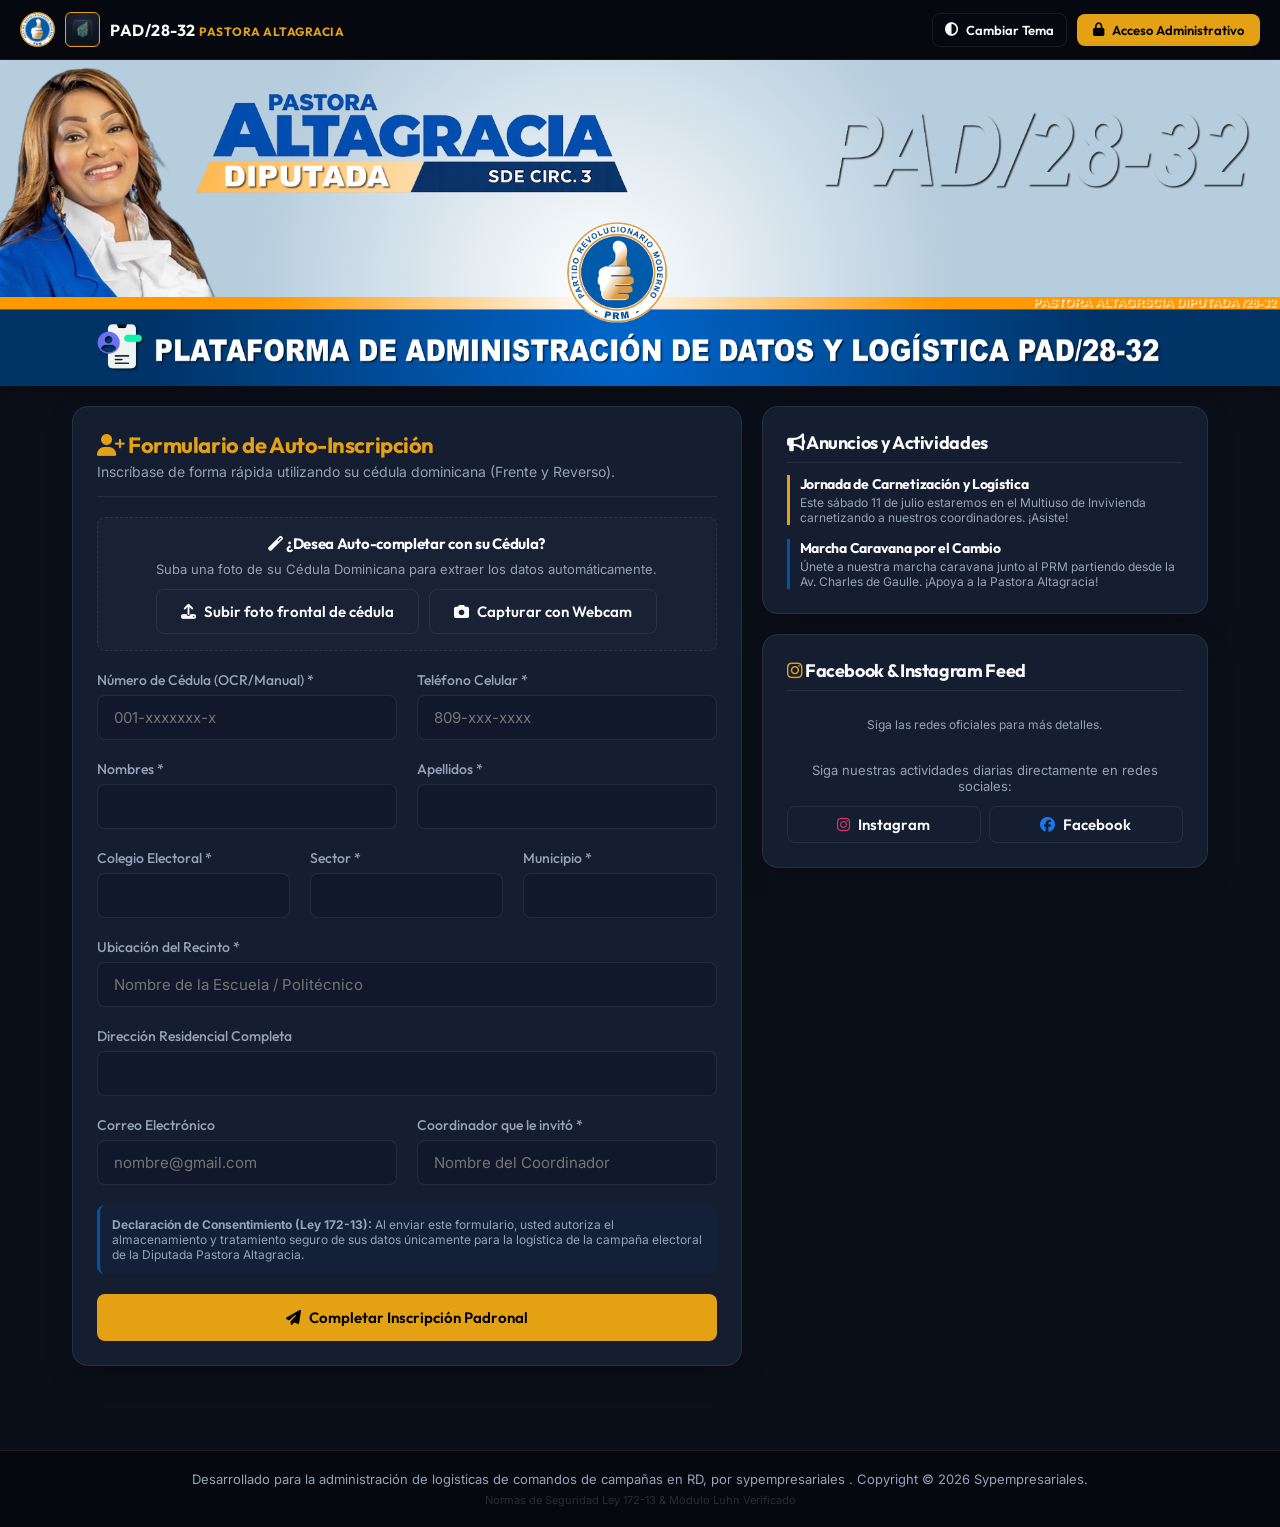
<file: frontend/index.html>
<!DOCTYPE html>
<html lang="es">
<head>
    <meta charset="UTF-8">
    <meta name="viewport" content="width=device-width, initial-scale=1.0">
    <title>Inscripción Padronal - Diputada Pastora Altagracia SDE Circ. 3</title>
    <link rel="shortcut icon" type="image/png" href="../GRAFICOS PARA LA PAGINA WEB/adelog_logo_icon.png">
    <link rel="stylesheet" href="assets/css/styles.css?v=1.6">
    <link rel="stylesheet" href="https://cdnjs.cloudflare.com/ajax/libs/font-awesome/6.4.0/css/all.min.css">
    <!-- QRCode.js para generación de códigos de validación y comprobantes -->
    <script src="assets/lib/qrcode.min.js"></script>
</head>
<body id="public-landing">

    <!-- Header Top Navigation -->
    <div class="top-nav-bar">
        <div class="container" style="display: flex; justify-content: space-between; align-items: center; padding: 0; max-width: 1440px;">
            <div style="display: flex; align-items: center; gap: 10px;">
                <img src="../GRAFICOS PARA LA PAGINA WEB/LOGO-PRM.jpg" alt="Logo PRM" style="width: 35px; height: 35px; border-radius: 50%; border: 1px solid var(--secondary);">
                <img src="../GRAFICOS PARA LA PAGINA WEB/adelog_logo_icon.png" alt="Logo ADELOG" style="width: 35px; height: 35px; border-radius: 6px; border: 1px solid var(--secondary); background: rgba(255,255,255,0.1); padding: 1px;">
                <span style="font-family: var(--font-outfit); font-weight: 700; font-size: 16px; color: var(--text-white); letter-spacing: 0.5px;">PAD/28-32 <span style="color: var(--secondary); font-size: 12px;">PASTORA ALTAGRACIA</span></span>
            </div>
            <div style="display: flex; gap: 10px; align-items: center;">
                <button id="theme-toggle" class="btn btn-outline" style="padding: 8px 12px; font-size: 13px;"><i class="fa fa-adjust"></i> Cambiar Tema</button>
                <a href="login.html" class="btn btn-secondary" style="padding: 8px 16px; font-size: 13px;"><i class="fa fa-lock"></i> Acceso Administrativo</a>
            </div>
        </div>
    </div>

    <!-- Header Banner -->
    <div class="banner-container">
        <img id="public-header-banner" src="../GRAFICOS PARA LA PAGINA WEB/BANNER PLATAFORMA WEB PAD-2832.png" alt="PAD/28-32 Cabecera" class="banner-img">
    </div>

    <!-- Main Content Grid -->
    <div class="container" style="flex: 1;">
        <div class="grid-2" style="grid-template-columns: 1.2fr 0.8fr; align-items: start;">
            
            <!-- Left Side: Registration Form -->
            <div>
                <div class="card" style="margin-bottom: 24px;">
                    <div style="border-bottom: 1px solid var(--border-color); padding-bottom: 16px; margin-bottom: 20px;">
                        <h2 style="color: var(--secondary); font-size: 22px;"><i class="fa fa-user-plus"></i> Formulario de Auto-Inscripción</h2>
                        <p style="color: var(--text-muted); font-size: 14px; margin-top: 4px;">Inscríbase de forma rápida utilizando su cédula dominicana (Frente y Reverso).</p>
                    </div>

                    <!-- OCR capture -->
                    <div style="background-color: rgba(255,255,255,0.02); border: 1px dashed var(--border-color); padding: 16px; border-radius: 8px; margin-bottom: 20px; text-align: center;">
                        <h4 style="margin-bottom: 8px; font-size: 15px;"><i class="fa fa-magic"></i> ¿Desea Auto-completar con su Cédula?</h4>
                        <p style="font-size: 13px; color: var(--text-muted); margin-bottom: 12px;">Suba una foto de su Cédula Dominicana para extraer los datos automáticamente.</p>
                        <div style="display: flex; gap: 10px; justify-content: center; flex-wrap: wrap;">
                            <input type="file" id="public-ocr-file" accept="image/*" style="display: none;">
                            <button type="button" id="btn-public-ocr" class="btn btn-outline btn-sm" onclick="document.getElementById('public-ocr-file').click()"><i class="fa fa-upload"></i> Subir foto frontal de cédula</button>
                            <button type="button" id="btn-public-camera-ocr" class="btn btn-outline btn-sm"><i class="fa fa-camera"></i> Capturar con Webcam</button>
                            <span id="public-ocr-loader" style="display: none; margin-left: 10px; font-size: 13px; color: var(--secondary); align-items: center; gap: 6px;"><i class="fa fa-spinner fa-spin"></i> Procesando OCR...</span>
                        </div>

                        <!-- WebCam block Público -->
                        <div id="public-camera-container">
                            <video id="public-webcam" autoplay playsinline></video>
                            <div style="padding: 10px; text-align: center; background: rgba(0,0,0,0.8); display: flex; justify-content: center; gap: 10px;">
                                <button type="button" id="btn-public-capture-photo" class="btn btn-secondary btn-sm"><i class="fa fa-camera"></i> Tomar Foto</button>
                                <button type="button" id="btn-public-close-camera" class="btn btn-outline btn-sm"><i class="fa fa-times"></i> Cancelar</button>
                            </div>
                        </div>
                    </div>

                    <form id="public-voter-form">
                        <div class="grid-2">
                            <div class="form-group">
                                <label for="public-cedula" class="form-label">Número de Cédula (OCR/Manual) *</label>
                                <input type="text" id="public-cedula" class="form-control" placeholder="001-xxxxxxx-x" required>
                                <div id="public-cedula-feedback" style="display: none; font-size: 12px; margin-top: 4px; font-weight: bold;"></div>
                            </div>
                            <div class="form-group">
                                <label for="public-telefono" class="form-label">Teléfono Celular *</label>
                                <input type="text" id="public-telefono" class="form-control" placeholder="809-xxx-xxxx" required>
                                <small id="public-phone-validation" style="display: none; font-size: 12px;"></small>
                            </div>
                        </div>

                        <div class="grid-2">
                            <div class="form-group">
                                <label for="public-nombres" class="form-label">Nombres *</label>
                                <input type="text" id="public-nombres" class="form-control" required>
                            </div>
                            <div class="form-group">
                                <label for="public-apellidos" class="form-label">Apellidos *</label>
                                <input type="text" id="public-apellidos" class="form-control" required>
                            </div>
                        </div>

                        <div class="grid-3">
                            <div class="form-group">
                                <label for="public-colegio_electoral" class="form-label">Colegio Electoral *</label>
                                <input type="text" id="public-colegio_electoral" class="form-control" required>
                            </div>
                            <div class="form-group">
                                <label for="public-sector" class="form-label">Sector *</label>
                                <input type="text" id="public-sector" class="form-control" required>
                            </div>
                            <div class="form-group">
                                <label for="public-municipio" class="form-label">Municipio *</label>
                                <input type="text" id="public-municipio" class="form-control" required>
                            </div>
                        </div>

                        <div class="form-group">
                            <label for="public-recinto_ubicacion" class="form-label">Ubicación del Recinto *</label>
                            <input type="text" id="public-recinto_ubicacion" class="form-control" placeholder="Nombre de la Escuela / Politécnico" required>
                        </div>

                        <div class="form-group">
                            <label for="public-direccion" class="form-label">Dirección Residencial Completa</label>
                            <input type="text" id="public-direccion" class="form-control">
                        </div>

                        <div class="grid-2">
                            <div class="form-group">
                                <label for="public-email" class="form-label">Correo Electrónico</label>
                                <input type="email" id="public-email" class="form-control" placeholder="nombre@gmail.com">
                            </div>
                            <div class="form-group">
                                <label for="public-coordinador" class="form-label">Coordinador que le invitó *</label>
                                <input type="text" id="public-coordinador" class="form-control" placeholder="Nombre del Coordinador" required>
                            </div>
                        </div>

                        <!-- Data Consent Warning -->
                        <div style="background-color: rgba(0, 84, 166, 0.05); padding: 12px; border-radius: 8px; font-size: 12px; color: var(--text-muted); margin-bottom: 20px; border-left: 3px solid var(--primary);">
                            <p><strong>Declaración de Consentimiento (Ley 172-13):</strong> Al enviar este formulario, usted autoriza el almacenamiento y tratamiento seguro de sus datos únicamente para la logística de la campaña electoral de la Diputada Pastora Altagracia.</p>
                        </div>

                        <button type="submit" class="btn btn-secondary" style="width: 100%; padding: 14px;"><i class="fa fa-paper-plane"></i> Completar Inscripción Padronal</button>
                    </form>
                </div>

                <!-- Printable Voucher Div (will be filled after success) -->
                <div id="public-voucher-result"></div>
            </div>

            <!-- Right Side: News & Facebook/Instagram Feeds -->
            <div style="display: flex; flex-direction: column; gap: 20px;">
                <div class="card">
                    <h3 style="color: var(--text-white); font-size: 18px; margin-bottom: 12px; border-bottom: 1px solid var(--border-color); padding-bottom: 8px;"><i class="fa fa-bullhorn"></i> Anuncios y Actividades</h3>
                    <div style="display: flex; flex-direction: column; gap: 14px; margin-top: 10px;">
                        <div style="border-left: 3px solid var(--secondary); padding-left: 10px;">
                            <h4 style="font-size: 14px; color: var(--text-white);">Jornada de Carnetización y Logística</h4>
                            <p style="font-size: 12px; color: var(--text-muted); margin-top: 2px;">Este sábado 11 de julio estaremos en el Multiuso de Invivienda carnetizando a nuestros coordinadores. ¡Asiste!</p>
                        </div>
                        <div style="border-left: 3px solid var(--primary); padding-left: 10px;">
                            <h4 style="font-size: 14px; color: var(--text-white);">Marcha Caravana por el Cambio</h4>
                            <p style="font-size: 12px; color: var(--text-muted); margin-top: 2px;">Únete a nuestra marcha caravana junto al PRM partiendo desde la Av. Charles de Gaulle. ¡Apoya a la Pastora Altagracia!</p>
                        </div>
                    </div>
                </div>

                <!-- Live Social Media Feed -->
                <div class="card" style="align-items: center; text-align: center;">
                    <h3 style="color: var(--text-white); font-size: 18px; margin-bottom: 16px; border-bottom: 1px solid var(--border-color); padding-bottom: 8px; width: 100%; text-align: left;"><i class="fa-brands fa-instagram" style="color: var(--secondary);"></i> Facebook & Instagram Feed</h3>
                    
                    <!-- Custom Synchronized Social Feed (Dynamic from Backend) -->
                    <div id="public-social-feed-container" style="width: 100%; display: flex; flex-direction: column; gap: 12px; margin-bottom: 20px; text-align: left;">
                        <div style="text-align: center; color: var(--text-muted); padding: 15px; font-size: 13px;">
                            <i class="fa fa-spinner fa-spin"></i> Cargando publicaciones recientes...
                        </div>
                    </div>
                    
                    <p style="font-size: 13px; color: var(--text-muted); margin-bottom: 12px;">Siga nuestras actividades diarias directamente en redes sociales:</p>
                    <div style="display: flex; gap: 8px; width: 100%; justify-content: center; flex-wrap: wrap;">
                        <a id="btn-social-instagram" href="https://www.instagram.com/pastoraaltagraciard/" target="_blank" class="btn btn-outline btn-sm" style="flex: 1; min-width: 120px; padding: 8px;"><i class="fa-brands fa-instagram" style="color: #E1306C;"></i> Instagram</a>
                        <a id="btn-social-facebook" href="https://www.facebook.com/Apostolaltagraciard" target="_blank" class="btn btn-outline btn-sm" style="flex: 1; min-width: 120px; padding: 8px;"><i class="fa-brands fa-facebook" style="color: #1877F2;"></i> Facebook</a>
                        <a id="btn-social-tiktok" href="https://www.tiktok.com/@pastoraaltagraciard" target="_blank" class="btn btn-outline btn-sm" style="flex: 1; min-width: 120px; padding: 8px; display: none;"><i class="fa-brands fa-tiktok"></i> TikTok</a>
                    </div>
                </div>
            </div>

        </div>
    </div>

    <!-- Footer -->
    <footer style="background-color: #05080e; border-top: 1px solid var(--border-color); padding: 20px; text-align: center; font-size: 13px; color: var(--text-muted); margin-top: 40px;">
        <p>Desarrollado para la administración de logisticas de comandos de campañas en RD, por sypempresariales . Copyright © 2026 Sypempresariales.</p>
        <p style="font-size: 11px; margin-top: 6px; color: rgba(255,255,255,0.15);">Normas de Seguridad Ley 172-13 & Módulo Luhn Verificado</p>
    </footer>

    <!-- Scripts -->
    <script src="assets/js/app.js?v=3.1"></script>
    <script>
        // Cargar configuración de marca y feed dinámico de redes sociales
        fetch('../backend/api/social_feed.php?action=get_feed')
            .then(res => res.json())
            .then(data => {
                if (data.exito) {
                    const m = data.marca || {};
                    const perfiles = data.perfiles || {};
                    
                    // Actualizar Título y Cabecera sin duplicidad de nombres (Normas PLAD)
                    if (m.plataforma) {
                        document.title = `${m.plataforma} - Inscripción Padronal`;
                        const titleEl = document.querySelector('span[style*="font-family: var(--font-outfit)"]');
                        if (titleEl) {
                            const candName = m.candidato || '';
                            const cargoText = m.cargo || '';
                            // Si el nombre de la plataforma ya incluye el nombre de la candidata, mostrar el cargo en vez de duplicar el nombre
                            const yaTieneNombre = candName && m.plataforma.toLowerCase().includes('pastora');
                            const badgeText = yaTieneNombre ? (cargoText ? cargoText.toUpperCase() : '') : candName.toUpperCase();
                            
                            titleEl.innerHTML = `${m.plataforma}${badgeText ? ` <span style="color: var(--secondary); font-size: 12px; font-weight: 600; margin-left: 6px;">${badgeText}</span>` : ''}`;
                        }
                    }
                    
                    // Actualizar Banner
                    const bannerUrl = m.logo_url || '../GRAFICOS PARA LA PAGINA WEB/BANNER PLATAFORMA WEB PAD-2832-02.png';
                    const bannerImg = document.getElementById('public-header-banner');
                    if (bannerImg) {
                        bannerImg.src = bannerUrl;
                    }

                    // Actualizar Botones de Perfiles Oficiales
                    const btnIg = document.getElementById('btn-social-instagram');
                    if (btnIg && perfiles.instagram) btnIg.href = perfiles.instagram;

                    const btnFb = document.getElementById('btn-social-facebook');
                    if (btnFb && perfiles.facebook) btnFb.href = perfiles.facebook;

                    const btnTt = document.getElementById('btn-social-tiktok');
                    if (btnTt && perfiles.tiktok && perfiles.tiktok.trim() !== '') {
                        btnTt.href = perfiles.tiktok;
                        btnTt.style.display = 'inline-flex';
                    }

                    // Renderizar Tarjetas de Publicaciones del Feed
                    const feedContainer = document.getElementById('public-social-feed-container');
                    if (feedContainer && data.publicaciones) {
                        feedContainer.innerHTML = '';
                        if (data.publicaciones.length === 0) {
                            feedContainer.innerHTML = '<div style="text-align:center; color:var(--text-muted); padding:10px; font-size:12px;">No hay publicaciones recientes.</div>';
                        } else {
                            data.publicaciones.forEach(post => {
                                let redIcon = 'fa-brands fa-instagram';
                                let redColor = '#E1306C';
                                if (post.red_social === 'Facebook') { redIcon = 'fa-brands fa-facebook'; redColor = '#1877F2'; }
                                else if (post.red_social === 'TikTok') { redIcon = 'fa-brands fa-tiktok'; redColor = '#00f2fe'; }
                                else if (post.red_social === 'X') { redIcon = 'fa-brands fa-x-twitter'; redColor = '#1DA1F2'; }

                                const card = document.createElement('div');
                                card.style.cssText = 'background: rgba(255, 255, 255, 0.02); border: 1px solid var(--border-color); border-radius: 8px; padding: 12px; transition: transform 0.2s ease, border-color 0.2s ease;';
                                
                                const linkBtn = post.enlace_publicacion ? `<a href="${post.enlace_publicacion}" target="_blank" style="color: var(--secondary); font-size: 11px; text-decoration: none; margin-left: auto;"><i class="fa fa-external-link-alt"></i> Ver post</a>` : '';

                                card.innerHTML = `
                                    <div style="display: flex; align-items: center; gap: 8px; margin-bottom: 8px;">
                                        <div style="width: 32px; height: 32px; background: var(--primary); border-radius: 50%; display: flex; align-items: center; justify-content: center; font-size: 14px; font-weight: bold; color: #fff;">PA</div>
                                        <div>
                                            <div style="font-size: 13px; font-weight: 600; color: #fff;">${post.autor || 'Pastora Altagracia'}</div>
                                            <div style="font-size: 11px; color: var(--text-muted);"><i class="${redIcon}" style="color:${redColor};"></i> ${post.tiempo_publicacion} via ${post.red_social}</div>
                                        </div>
                                        ${linkBtn}
                                    </div>
                                    <p style="font-size: 12px; color: var(--text-white); line-height: 1.4; margin-bottom: 8px; white-space: pre-wrap;">${post.contenido}</p>
                                    <div style="display: flex; gap: 6px; font-size: 11px; color: var(--secondary); flex-wrap: wrap;">
                                        <span>${post.hashtags || ''}</span>
                                    </div>
                                `;
                                feedContainer.appendChild(card);
                            });
                        }
                    }
                }
            })
            .catch(err => {
                console.error("Error al cargar marca y feed:", err);
                const feedContainer = document.getElementById('public-social-feed-container');
                if (feedContainer) {
                    feedContainer.innerHTML = '<div style="text-align:center; color:var(--text-muted); padding:10px; font-size:12px;">Siga las redes oficiales para más detalles.</div>';
                }
            });

        // Validación de Teléfono Celular Dominicano en Caliente
        document.getElementById('public-telefono').addEventListener('input', function(e) {
            const val = e.target.value.replace(/\D/g, '');
            const phoneAlert = document.getElementById('public-phone-validation');
            
            if (val.length === 10) {
                const pref = val.substring(0, 3);
                if (['809', '829', '849'].includes(pref)) {
                    phoneAlert.style.display = 'block';
                    phoneAlert.style.color = 'var(--success)';
                    phoneAlert.innerHTML = '<i class="fa fa-check-circle"></i> Teléfono dominicano válido';
                } else {
                    phoneAlert.style.display = 'block';
                    phoneAlert.style.color = 'var(--danger)';
                    phoneAlert.innerHTML = '<i class="fa fa-times-circle"></i> Prefijo inválido (Debe ser 809, 829 o 849)';
                }
            } else if (val.length > 0) {
                phoneAlert.style.display = 'block';
                phoneAlert.style.color = 'var(--warning)';
                phoneAlert.innerHTML = 'Ingrese los 10 dígitos del celular';
            } else {
                phoneAlert.style.display = 'none';
            }
        });
    </script>
    <!-- Print Area -->
    <div id="print-voucher-area" class="print-hidden-container"></div>
</body>
</html>
</file>
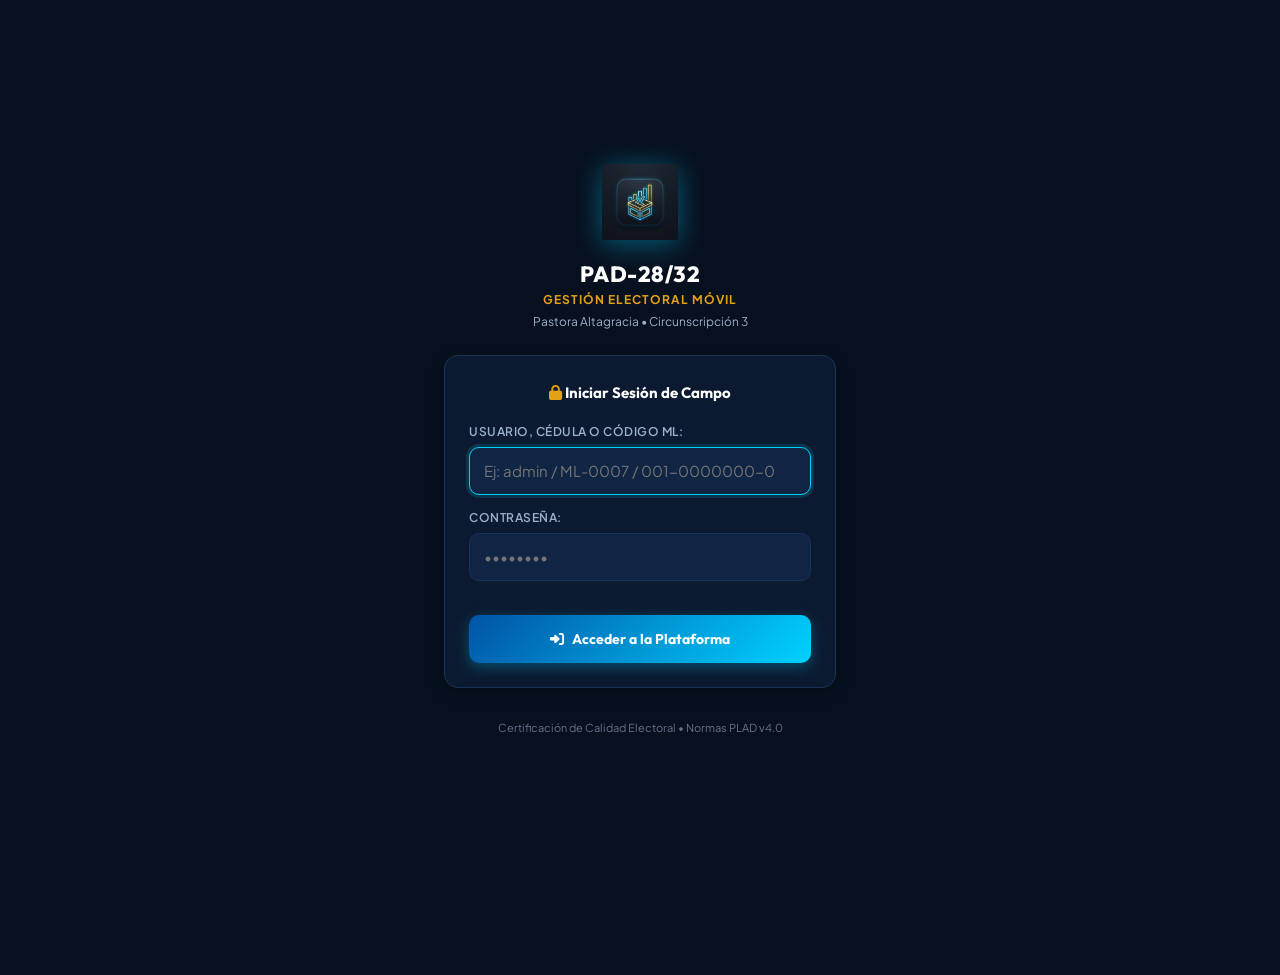
<file: frontend/pwa/index.html>
<!DOCTYPE html>
<html lang="es">
<head>
  <meta charset="UTF-8">
  <meta name="viewport" content="width=device-width, initial-scale=1.0, maximum-scale=1.0, user-scalable=no, viewport-fit=cover">
  <title>PAD-28/32 — Gestión Electoral Móvil</title>
  
  <!-- Manifest & PWA Theming -->
  <link rel="manifest" href="manifest.json">
  <meta name="theme-color" content="#002F6C">
  
  <!-- iOS Safari PWA Meta Tags -->
  <meta name="apple-mobile-web-app-capable" content="yes">
  <meta name="apple-mobile-web-app-status-bar-style" content="black-translucent">
  <meta name="apple-mobile-web-app-title" content="PAD-28/32">
  <link rel="apple-touch-icon" href="img/icon-192.png">
  <link rel="icon" type="image/png" href="img/icon-192.png">

  <!-- Google Fonts: Outfit & Plus Jakarta Sans -->
  <link rel="preconnect" href="https://fonts.googleapis.com">
  <link rel="preconnect" href="https://fonts.gstatic.com" crossorigin>
  <link href="https://fonts.googleapis.com/css2?family=Outfit:wght@400;500;600;700;800&family=Plus+Jakarta+Sans:wght@300;400;500;600;700;800&display=swap" rel="stylesheet">

  <!-- FontAwesome 6 Icons CDN -->
  <link rel="stylesheet" href="https://cdnjs.cloudflare.com/ajax/libs/font-awesome/6.4.0/css/all.min.css" crossorigin="anonymous">

  <!-- Estilos PWA Mobile-First -->
  <link rel="stylesheet" href="css/pwa-style.css?v=20261009_v1">
</head>
<body>

  <!-- Contenedor Principal SPA de la Aplicación -->
  <div id="app-root">
    <!-- Renderizado dinámico por app.js / router.js -->
  </div>

  <!-- Contenedor Global de Toasts y Alertas -->
  <div id="pwa-toast-container" class="pwa-toast-container"></div>

  <!-- Modal Global de Alertas y Vouchers -->
  <div id="pwa-modal-overlay" class="pwa-modal-overlay" style="display: none;">
    <div class="pwa-modal-card" id="pwa-modal-card">
      <div class="pwa-modal-header">
        <h4 id="pwa-modal-title">Título</h4>
        <button class="pwa-modal-close" onclick="App.closeModal()"><i class="fa fa-times"></i></button>
      </div>
      <div class="pwa-modal-body" id="pwa-modal-body">
        <!-- Contenido dinámico -->
      </div>
      <div class="pwa-modal-footer" id="pwa-modal-footer">
        <button class="btn-pwa btn-primary" onclick="App.closeModal()">Cerrar</button>
      </div>
    </div>
  </div>

  <!-- Librería Local QR Code -->
  <script src="js/qrcode.min.js"></script>

  <!-- Núcleo de la Aplicación PWA -->
  <script src="js/api.js?v=20261009_v7"></script>
  <script src="js/auth.js?v=20261009_v7"></script>
  <script src="js/router.js?v=20261009_v7"></script>

  <!-- Vistas Modulares por Rol y Funcionalidad -->
  <script src="js/views/ml.js?v=20261009_v7"></script>
  <script src="js/views/coordinador.js?v=20261009_v7"></script>
  <script src="js/views/inscripcion.js?v=20261009_v7"></script>
  <script src="js/views/consulta.js?v=20261009_v7"></script>
  <script src="js/views/mis_inscritos.js?v=20261009_v7"></script>

  <!-- Inicializador Maestro -->
  <script src="js/app.js?v=20261009_v7"></script>

</body>
</html>
</file>
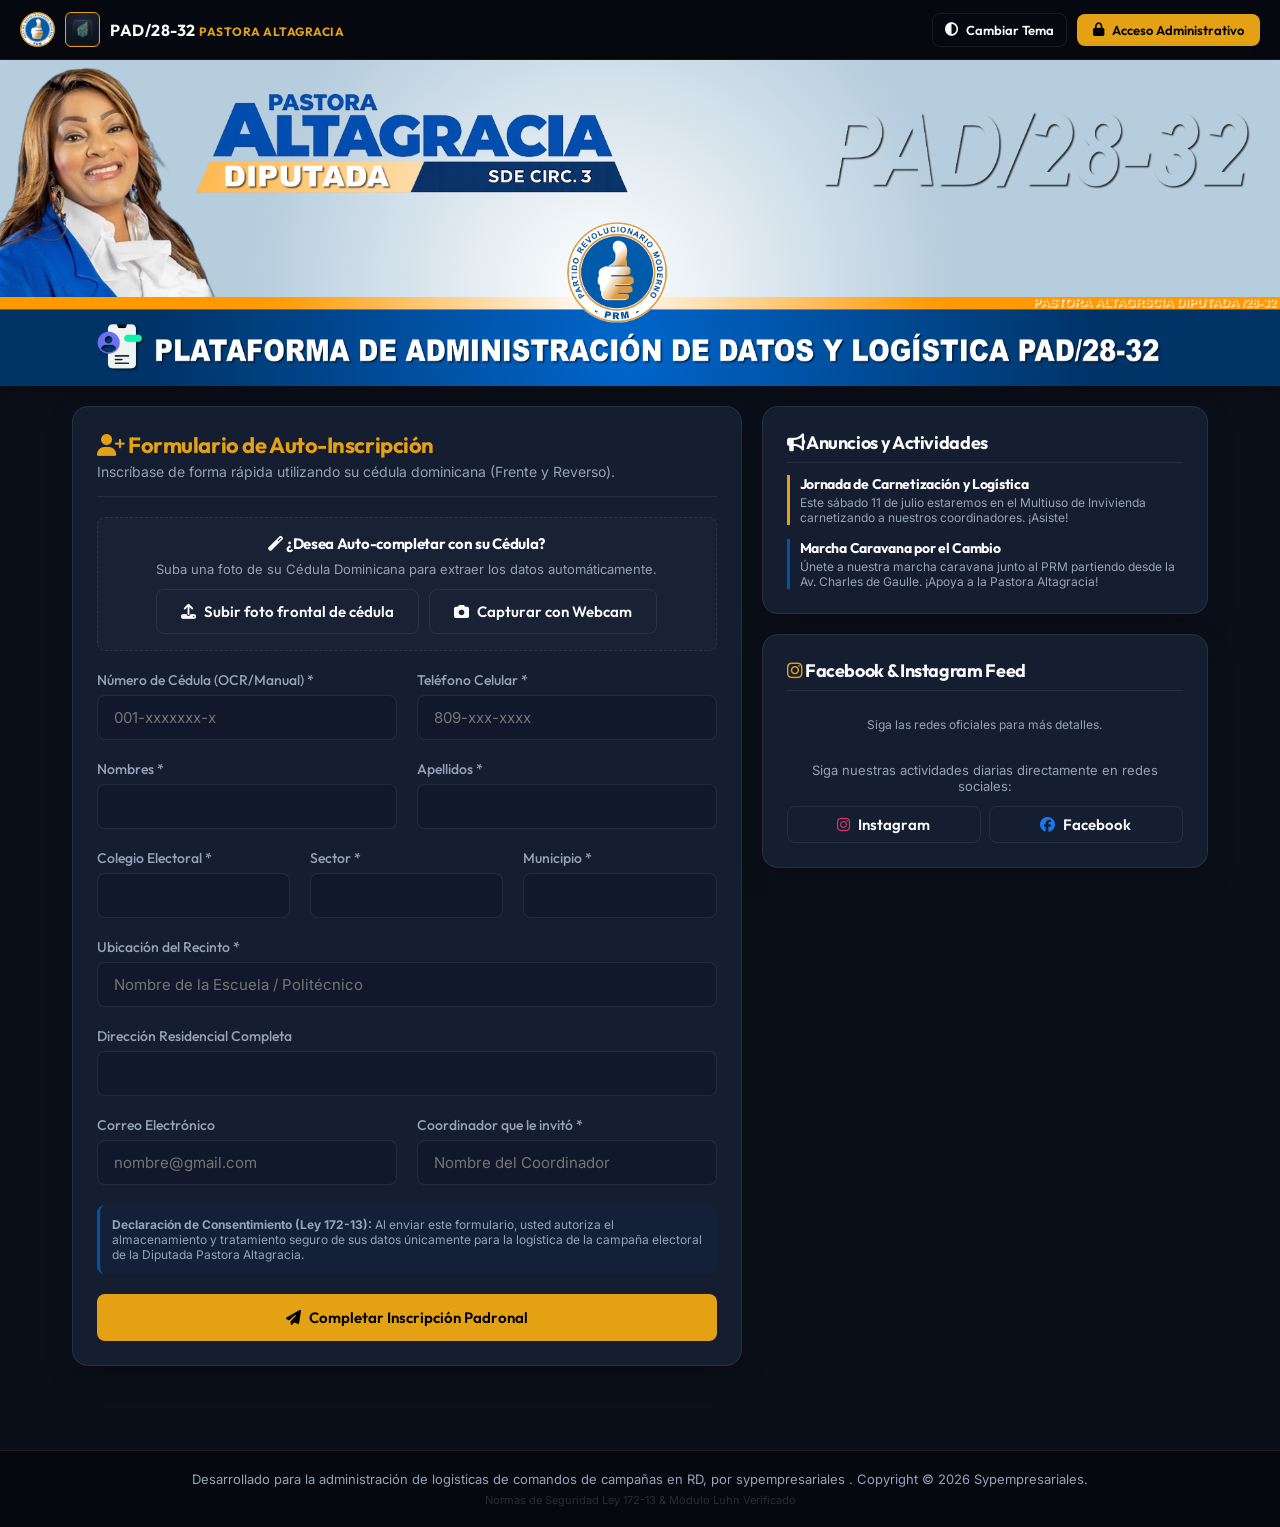
<file: registro.html>
<!DOCTYPE html>
<html lang="es">
<head>
    <meta charset="UTF-8">
    <meta name="viewport" content="width=device-width, initial-scale=1.0">
    <title>Inscripción Oficial - Pastora Altagracia</title>
    <script>
        // Redirigir de inmediato a frontend/index.html conservando todos los parámetros (?canal=red_ml&ref=...)
        var qs = window.location.search || '';
        window.location.replace("frontend/index.html" + qs);
    </script>
    <meta http-equiv="refresh" content="0; url=frontend/index.html">
    <style>
        body {
            font-family: 'Segoe UI', Tahoma, Geneva, Verdana, sans-serif;
            background-color: #0f172a;
            color: #ffffff;
            display: flex;
            align-items: center;
            justify-content: center;
            height: 100vh;
            margin: 0;
            text-align: center;
        }
        .loader-card {
            background: rgba(255, 255, 255, 0.05);
            padding: 30px 40px;
            border-radius: 12px;
            border: 1px solid rgba(227, 161, 19, 0.4);
            box-shadow: 0 10px 25px rgba(0,0,0,0.3);
        }
        .spinner {
            border: 4px solid rgba(255, 255, 255, 0.1);
            border-top: 4px solid #E3A113;
            border-radius: 50%;
            width: 40px;
            height: 40px;
            animation: spin 0.8s linear infinite;
            margin: 0 auto 16px auto;
        }
        @keyframes spin { 0% { transform: rotate(0deg); } 100% { transform: rotate(360deg); } }
        a { color: #38bdf8; text-decoration: underline; font-weight: bold; }
    </style>
</head>
<body>
    <div class="loader-card">
        <div class="spinner"></div>
        <h3 style="margin: 0 0 8px 0; color: #E3A113;">Plataforma Oficial Electoral</h3>
        <p style="margin: 0 0 15px 0; color: #cbd5e1; font-size: 14px;">Redirigiendo al formulario de inscripción...</p>
        <p style="margin: 0; font-size: 12px; color: #94a3b8;">
            Si no es redirigido automáticamente, <a id="manual-link" href="frontend/index.html">haga clic aquí</a>.
        </p>
    </div>
    <script>
        document.getElementById('manual-link').href = "frontend/index.html" + (window.location.search || '');
    </script>
</body>
</html>
</file>
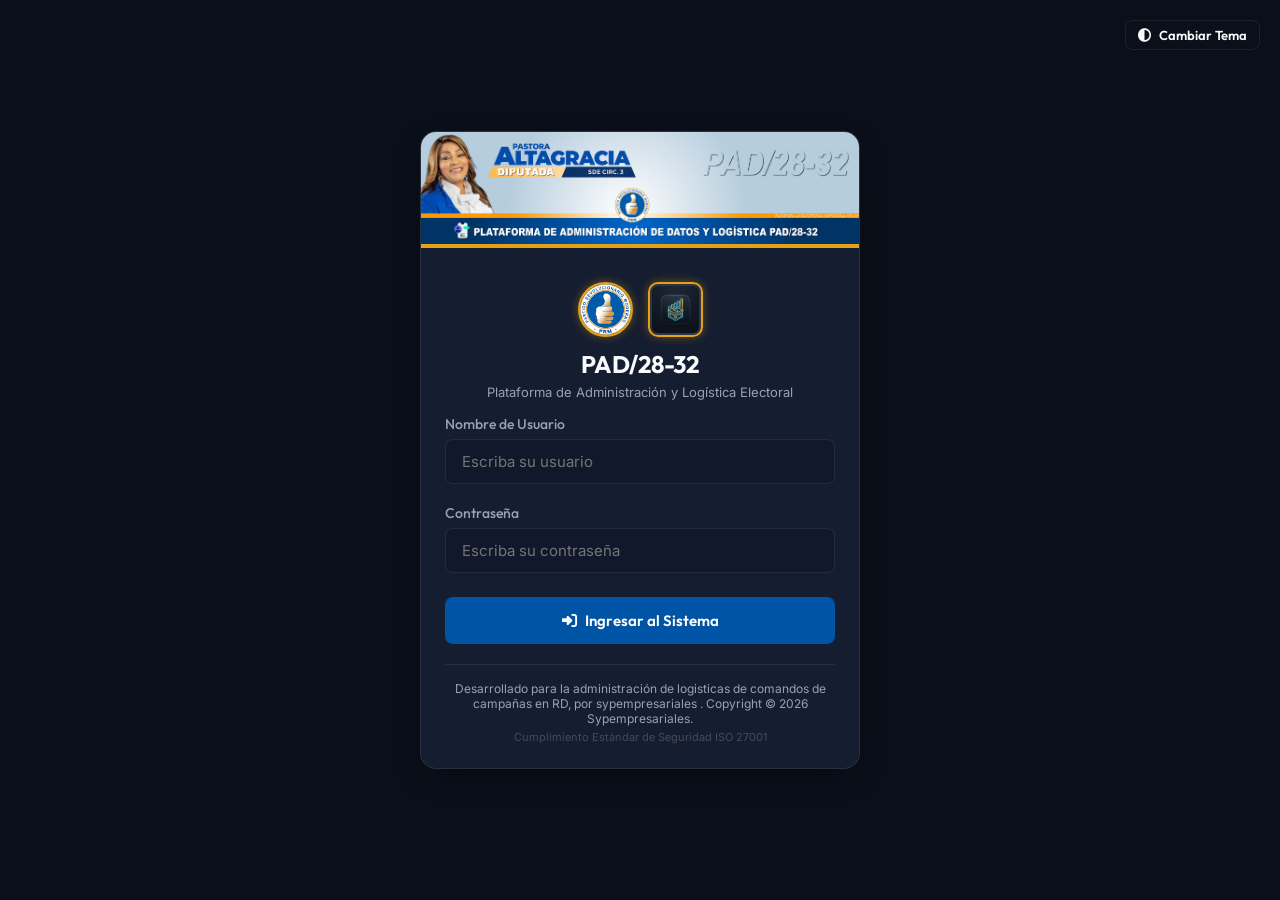
<file: frontend/login.html>
<!DOCTYPE html>
<html lang="es">
<head>
    <meta charset="UTF-8">
    <meta name="viewport" content="width=device-width, initial-scale=1.0">
    <title>Acceso - PAD/28-32 Plataforma Electoral</title>
    <link rel="shortcut icon" type="image/png" href="../GRAFICOS PARA LA PAGINA WEB/adelog_logo_icon.png">
    <link rel="stylesheet" href="assets/css/styles.css?v=1.3">
    <link rel="stylesheet" href="https://cdnjs.cloudflare.com/ajax/libs/font-awesome/6.4.0/css/all.min.css">
</head>
<body style="align-items: center; justify-content: center; padding: 20px;">
    <!-- Theme Switcher Floating Widget -->
    <div style="position: absolute; top: 20px; right: 20px; z-index: 100;">
        <button id="theme-toggle" class="btn btn-outline btn-sm" style="padding: 6px 12px; font-size: 13px;"><i class="fa fa-adjust"></i> Cambiar Tema</button>
    </div>
    
    <script>
        const savedTheme = localStorage.getItem('theme') || 'dark';
        if (savedTheme === 'light') {
            document.body.classList.add('light-theme');
        }
        document.getElementById('theme-toggle').addEventListener('click', (e) => {
            e.preventDefault();
            const isLight = document.body.classList.toggle('light-theme');
            localStorage.setItem('theme', isLight ? 'light' : 'dark');
        });
    </script>

    <div class="card" style="width: 100%; max-width: 440px; text-align: center; padding: 0; overflow: hidden; border-radius: 16px;">
        <!-- Banner de Campaña Configurable -->
        <img id="login-banner" src="../GRAFICOS PARA LA PAGINA WEB/BANNER PLATAFORMA WEB PAD-2832.png" alt="Banner Campaña" style="width: 100%; height: auto; display: block; border-bottom: 4px solid var(--secondary);">
        
        <div style="padding: 24px 24px 15px 24px;">
            <div style="display: flex; justify-content: center; gap: 15px; align-items: center; margin-bottom: 12px; margin-top: 10px;">
                <img src="../GRAFICOS PARA LA PAGINA WEB/LOGO-PRM.jpg" alt="Logo PRM" style="width: 55px; height: 55px; border-radius: 50%; border: 2px solid var(--secondary); box-shadow: 0 0 10px rgba(227, 161, 19, 0.4);">
                <img src="../GRAFICOS PARA LA PAGINA WEB/adelog_logo_icon.png" alt="Logo ADELOG" style="width: 55px; height: 55px; border-radius: 10px; border: 2px solid var(--secondary); box-shadow: 0 0 10px rgba(227, 161, 19, 0.4); background: rgba(255,255,255,0.1); padding: 2px;">
            </div>
            <h2 id="login-plataforma-nombre" style="font-size: 24px; color: var(--text-white); margin-top: 0; margin-bottom: 5px;">PAD/28-32</h2>
            <p style="color: var(--text-muted); font-size: 13px; margin: 0;">Plataforma de Administración y Logística Electoral</p>
        </div>

        <div style="padding: 0 24px 24px 24px;">
            <div id="login-error-alert" class="badge badge-danger" style="display: none; width: 100%; margin-bottom: 16px; padding: 10px; border-radius: 8px;">
                Credenciales incorrectas.
            </div>

            <form id="login-form">
                <div class="form-group" style="text-align: left;">
                    <label for="username" class="form-label">Nombre de Usuario</label>
                    <input type="text" id="username" class="form-control" placeholder="Escriba su usuario" required autocomplete="username">
                </div>

                <div class="form-group" style="text-align: left; margin-bottom: 24px;">
                    <label for="password" class="form-label">Contraseña</label>
                    <input type="password" id="password" class="form-control" placeholder="Escriba su contraseña" required autocomplete="current-password">
                </div>

                <button type="submit" class="btn btn-primary" style="width: 100%; padding: 14px;"><i class="fa fa-sign-in-alt"></i> Ingresar al Sistema</button>
            </form>

            <div style="margin-top: 20px; border-top: 1px solid var(--border-color); padding-top: 16px;">
                <p id="login-copy" style="font-size: 12px; color: var(--text-muted); margin: 0 0 4px 0;">Desarrollado para la administración de logisticas de comandos de campañas en RD, por sypempresariales . Copyright © 2026 Sypempresariales.</p>
                <p style="font-size: 11px; color: rgba(255,255,255,0.2); margin: 0;">Cumplimiento Estándar de Seguridad ISO 27001</p>
            </div>
        </div>
    </div>

    <script>
        // Cargar configuración de marca en el login
        fetch('../backend/api/settings.php?action=get')
            .then(res => res.json())
            .then(data => {
                if (data.exito) {
                    const c = data.configuraciones;
                    if (c.plataforma_nombre) {
                        document.getElementById('login-plataforma-nombre').innerText = c.plataforma_nombre;
                    }
                    if (c.candidato_nombre && c.candidato_cargo) {
                        document.getElementById('login-copy').innerText = `© Campaña ${c.candidato_nombre} ${c.candidato_cargo}`;
                    }
                    const bannerUrl = c.login_banner_url || '../GRAFICOS PARA LA PAGINA WEB/BANNER PLATAFORMA WEB PAD-2832.png';
                    const bannerImg = document.getElementById('login-banner');
                    if (bannerImg) {
                        bannerImg.src = bannerUrl;
                    }
                }
            })
            .catch(err => console.error("Error al cargar marca:", err));

        document.getElementById('login-form').addEventListener('submit', (e) => {
            e.preventDefault();
            const user = document.getElementById('username').value.trim();
            const pass = document.getElementById('password').value;
            const alertBox = document.getElementById('login-error-alert');

            alertBox.style.display = 'none';

            fetch('../backend/api/auth.php?action=login', {
                method: 'POST',
                headers: { 'Content-Type': 'application/json' },
                body: JSON.stringify({ username: user, password: pass })
            })
            .then(res => {
                if (!res.ok) throw new Error("Credenciales inválidas");
                return res.json();
            })
            .then(data => {
                if (data.exito) {
                    window.location.href = 'dashboard.html';
                }
            })
            .catch(() => {
                alertBox.style.display = 'block';
            });
        });
    </script>
</body>
</html>
</file>
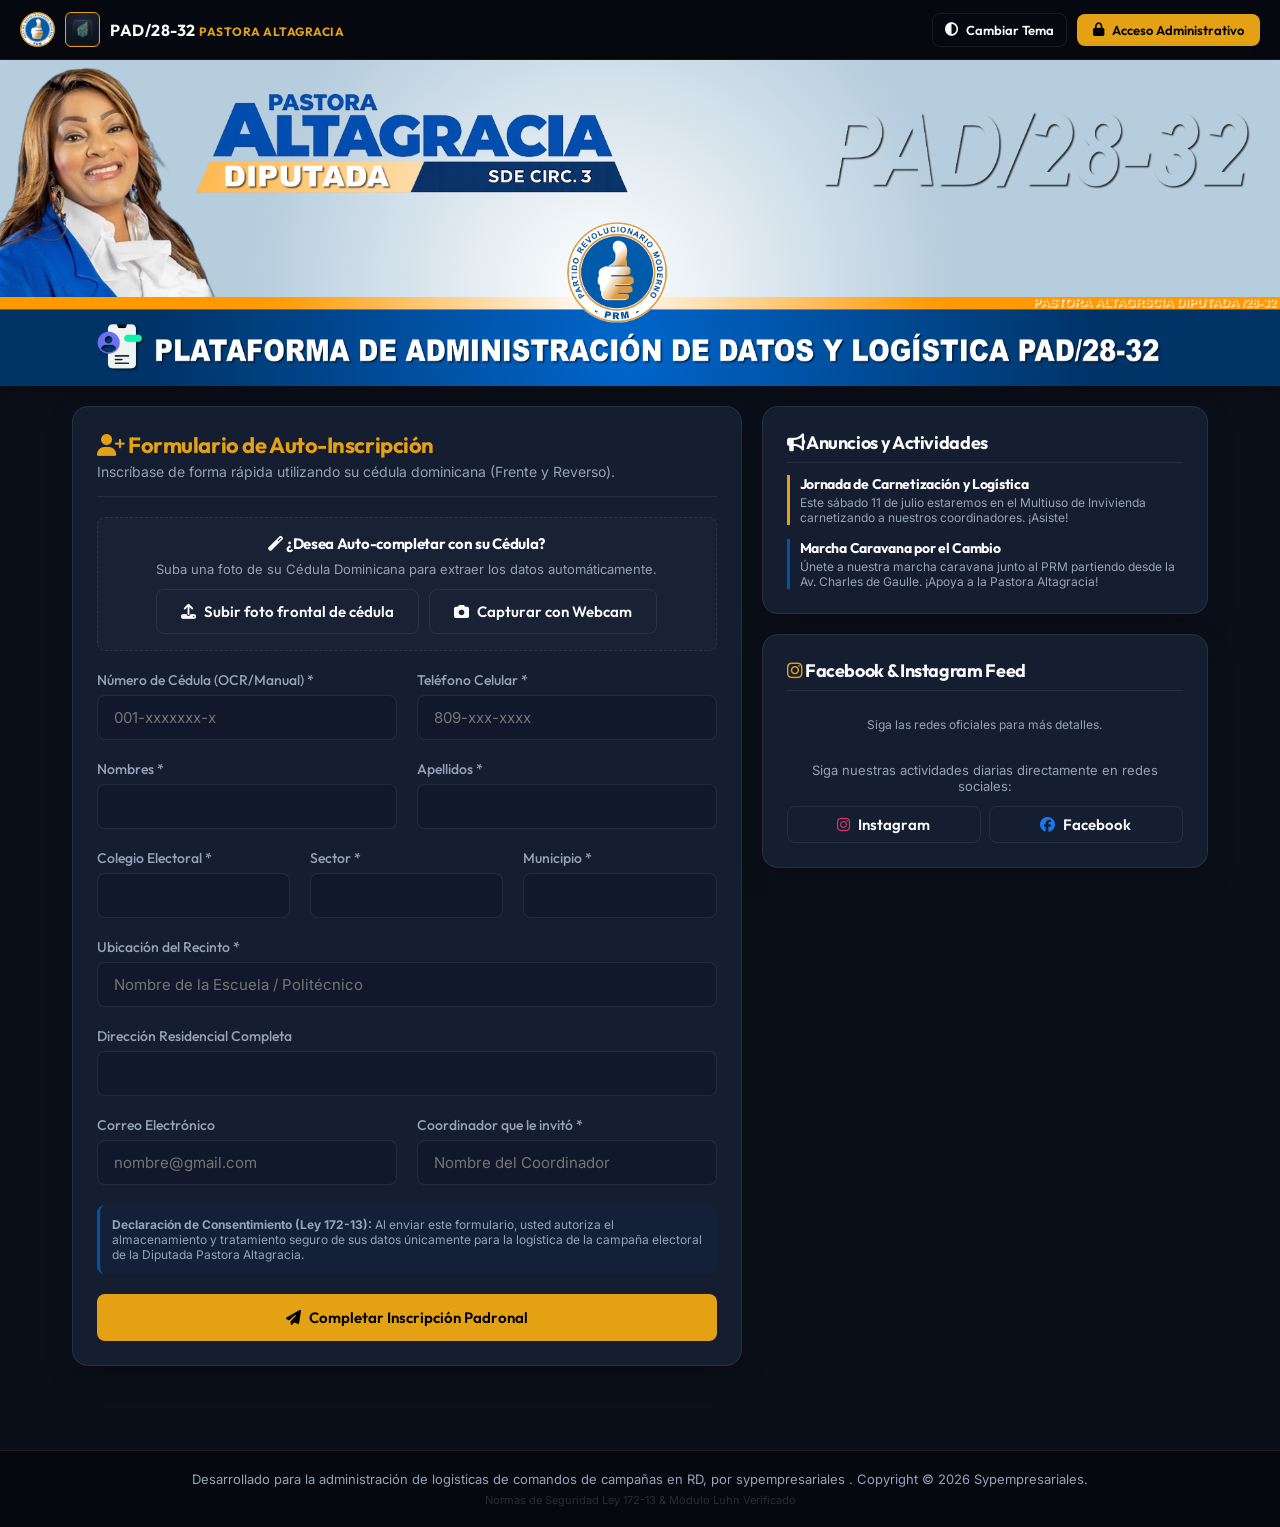
<file: frontend/registro.html>
<!DOCTYPE html>
<html lang="es">
<head>
    <meta charset="UTF-8">
    <title>Redirección a Formulario de Inscripción</title>
    <script>
        var qs = window.location.search || '';
        window.location.replace("index.html" + qs);
    </script>
    <meta http-equiv="refresh" content="0; url=index.html">
</head>
<body>
    <p>Redirigiendo al formulario de inscripción...</p>
</body>
</html>
</file>
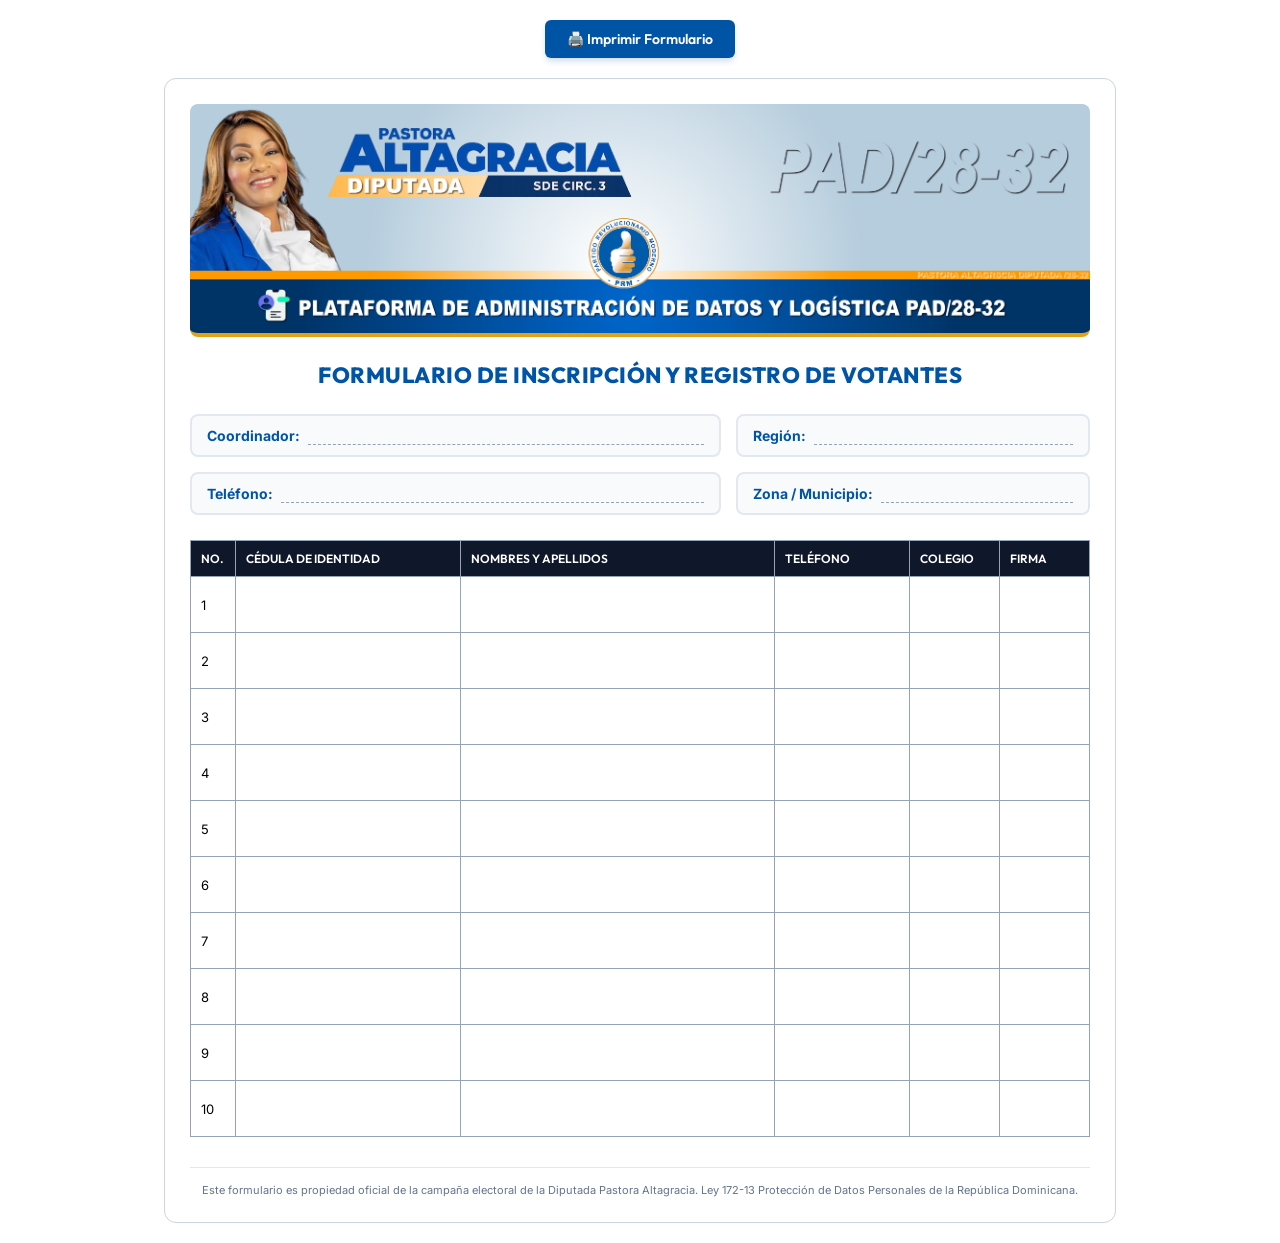
<file: frontend/assets/descargas/formulario_captacion.html>
<!DOCTYPE html>
<html lang="es">
<head>
    <meta charset="UTF-8">
    <title>Formulario Oficial de Captación de Votantes - Pastora Altagracia</title>
    <style>
        @import url('https://fonts.googleapis.com/css2?family=Inter:wght@400;500;600;700&family=Outfit:wght@400;500;600;700;800&display=swap');
        
        body {
            font-family: 'Inter', sans-serif;
            margin: 0;
            padding: 20px;
            background: #fff;
            color: #000;
        }

        .container {
            max-width: 900px;
            margin: 0 auto;
            border: 1px solid #cbd5e1;
            padding: 25px;
            border-radius: 12px;
            position: relative;
        }

        .header-banner {
            text-align: center;
            margin-bottom: 20px;
        }

        .header-banner img {
            width: 100%;
            height: auto;
            border-bottom: 4px solid #E3A113;
            border-radius: 8px;
        }

        .title {
            font-family: 'Outfit', sans-serif;
            color: #0054A6;
            text-align: center;
            margin: 10px 0 25px 0;
            font-size: 22px;
            text-transform: uppercase;
            letter-spacing: 0.5px;
            font-weight: 800;
        }

        .meta-grid {
            display: grid;
            grid-template-columns: 1.2fr 0.8fr;
            gap: 15px;
            margin-bottom: 25px;
        }

        .meta-box {
            border: 2px solid #e2e8f0;
            padding: 10px 15px;
            border-radius: 8px;
            background: #f8fafc;
            display: flex;
            align-items: center;
            gap: 8px;
        }

        .meta-label {
            font-weight: 700;
            color: #0054A6;
            font-size: 14px;
        }

        .meta-line {
            flex-grow: 1;
            border-bottom: 1px dashed #94a3b8;
            height: 18px;
        }

        .voter-table {
            width: 100%;
            border-collapse: collapse;
            margin-bottom: 30px;
        }

        .voter-table th, .voter-table td {
            border: 1px solid #94a3b8;
            padding: 10px;
            text-align: left;
            font-size: 13px;
        }

        .voter-table th {
            background-color: #0f172a;
            color: #ffffff;
            font-family: 'Outfit', sans-serif;
            font-weight: 600;
            text-transform: uppercase;
            font-size: 12px;
        }

        .voter-table td {
            height: 35px;
        }

        .footer-note {
            text-align: center;
            font-size: 11px;
            color: #64748b;
            margin-top: 30px;
            border-top: 1px solid #e2e8f0;
            padding-top: 15px;
        }

        .no-print {
            text-align: center;
            margin-bottom: 20px;
        }

        .btn-print {
            background-color: #0054A6;
            color: white;
            border: none;
            padding: 10px 22px;
            border-radius: 6px;
            font-family: 'Outfit', sans-serif;
            font-weight: 600;
            cursor: pointer;
            font-size: 14px;
            display: inline-flex;
            align-items: center;
            gap: 8px;
            box-shadow: 0 4px 6px -1px rgba(0, 84, 166, 0.2);
            transition: all 0.2s;
        }

        .btn-print:hover {
            background-color: #003d7a;
            box-shadow: 0 10px 15px -3px rgba(0, 84, 166, 0.3);
        }

        @page {
            size: letter;
            margin: 8mm 10mm;
        }

        @media print {
            .no-print {
                display: none;
            }
            body {
                padding: 0 !important;
                margin: 0 !important;
            }
            .container {
                border: none !important;
                padding: 0 !important;
                margin: 0 !important;
                border-radius: 0 !important;
            }
            .header-banner {
                margin-bottom: 10px !important;
            }
            .title {
                margin: 5px 0 15px 0 !important;
                font-size: 18px !important;
            }
            .meta-grid {
                margin-bottom: 12px !important;
                gap: 8px !important;
            }
            .meta-box {
                padding: 6px 12px !important;
            }
            .voter-table {
                margin-bottom: 12px !important;
            }
            .voter-table th, .voter-table td {
                padding: 5px 8px !important;
                font-size: 11px !important;
            }
            .voter-table td {
                height: 25px !important;
            }
            .footer-note {
                margin-top: 10px !important;
                padding-top: 8px !important;
            }
        }
    </style>
</head>
<body>

    <div class="no-print">
        <button class="btn-print" onclick="window.print()">
            🖨️ Imprimir Formulario
        </button>
    </div>

    <div class="container">
        <!-- Header Banner matching the example exactly -->
        <div class="header-banner">
            <img src="../../../GRAFICOS PARA LA PAGINA WEB/BANNER PLATAFORMA WEB PAD-2832.png" alt="Pastora Altagracia">
        </div>

        <div class="title">Formulario de Inscripción y Registro de Votantes</div>

        <!-- Metadata Section with boxes -->
        <div class="meta-grid">
            <div class="meta-box">
                <span class="meta-label">Coordinador:</span>
                <span class="meta-line"></span>
            </div>
            <div class="meta-box">
                <span class="meta-label">Región:</span>
                <span class="meta-line"></span>
            </div>
            <div class="meta-box">
                <span class="meta-label">Teléfono:</span>
                <span class="meta-line"></span>
            </div>
            <div class="meta-box">
                <span class="meta-label">Zona / Municipio:</span>
                <span class="meta-line"></span>
            </div>
        </div>

        <!-- Elector Rows Table -->
        <table class="voter-table">
            <thead>
                <tr>
                    <th style="width: 5%;">No.</th>
                    <th style="width: 25%;">Cédula de Identidad</th>
                    <th style="width: 35%;">Nombres y Apellidos</th>
                    <th style="width: 15%;">Teléfono</th>
                    <th style="width: 10%;">Colegio</th>
                    <th style="width: 10%;">Firma</th>
                </tr>
            </thead>
            <tbody>
                <!-- Generate empty rows for manual capturing -->
                <tr><td>1</td><td></td><td></td><td></td><td></td><td></td></tr>
                <tr><td>2</td><td></td><td></td><td></td><td></td><td></td></tr>
                <tr><td>3</td><td></td><td></td><td></td><td></td><td></td></tr>
                <tr><td>4</td><td></td><td></td><td></td><td></td><td></td></tr>
                <tr><td>5</td><td></td><td></td><td></td><td></td><td></td></tr>
                <tr><td>6</td><td></td><td></td><td></td><td></td><td></td></tr>
                <tr><td>7</td><td></td><td></td><td></td><td></td><td></td></tr>
                <tr><td>8</td><td></td><td></td><td></td><td></td><td></td></tr>
                <tr><td>9</td><td></td><td></td><td></td><td></td><td></td></tr>
                <tr><td>10</td><td></td><td></td><td></td><td></td><td></td></tr>
            </tbody>
        </table>

        <div class="footer-note">
            Este formulario es propiedad oficial de la campaña electoral de la Diputada Pastora Altagracia. Ley 172-13 Protección de Datos Personales de la República Dominicana.
        </div>
    </div>

</body>
</html>
</file>
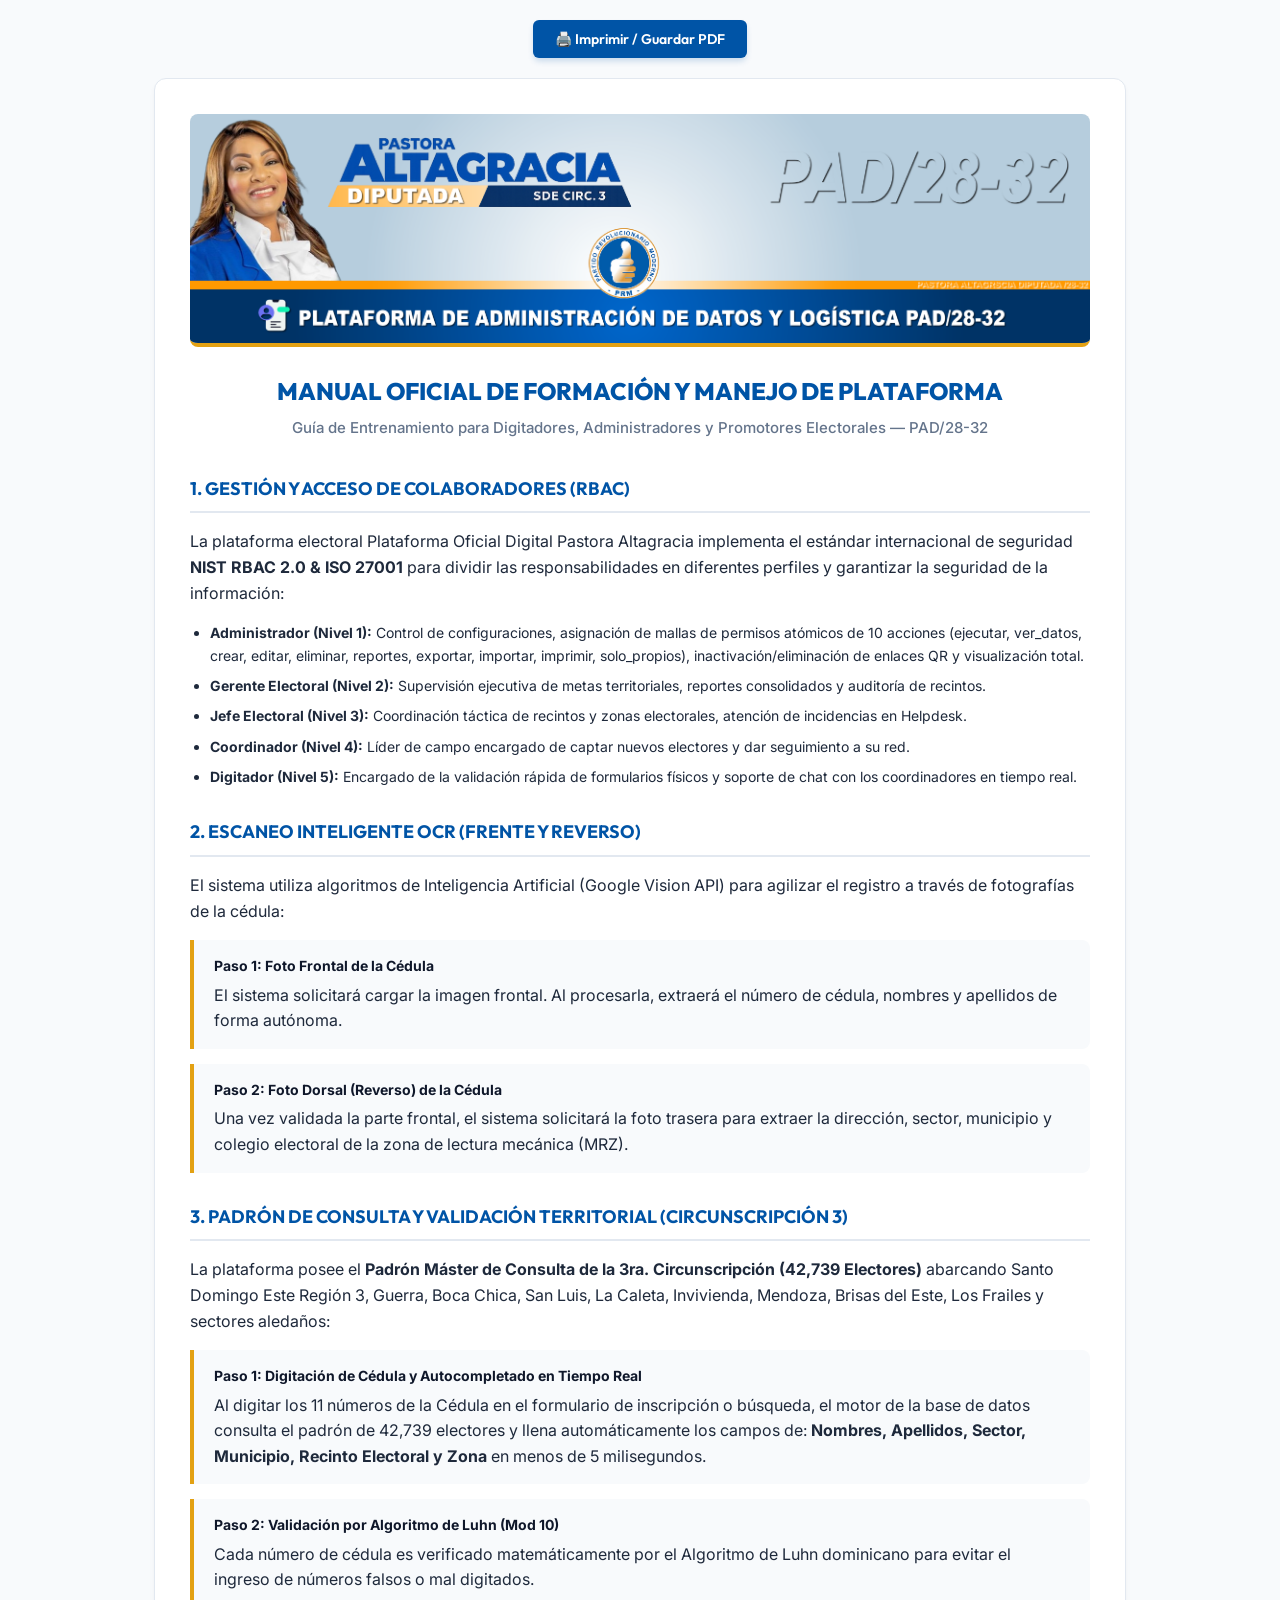
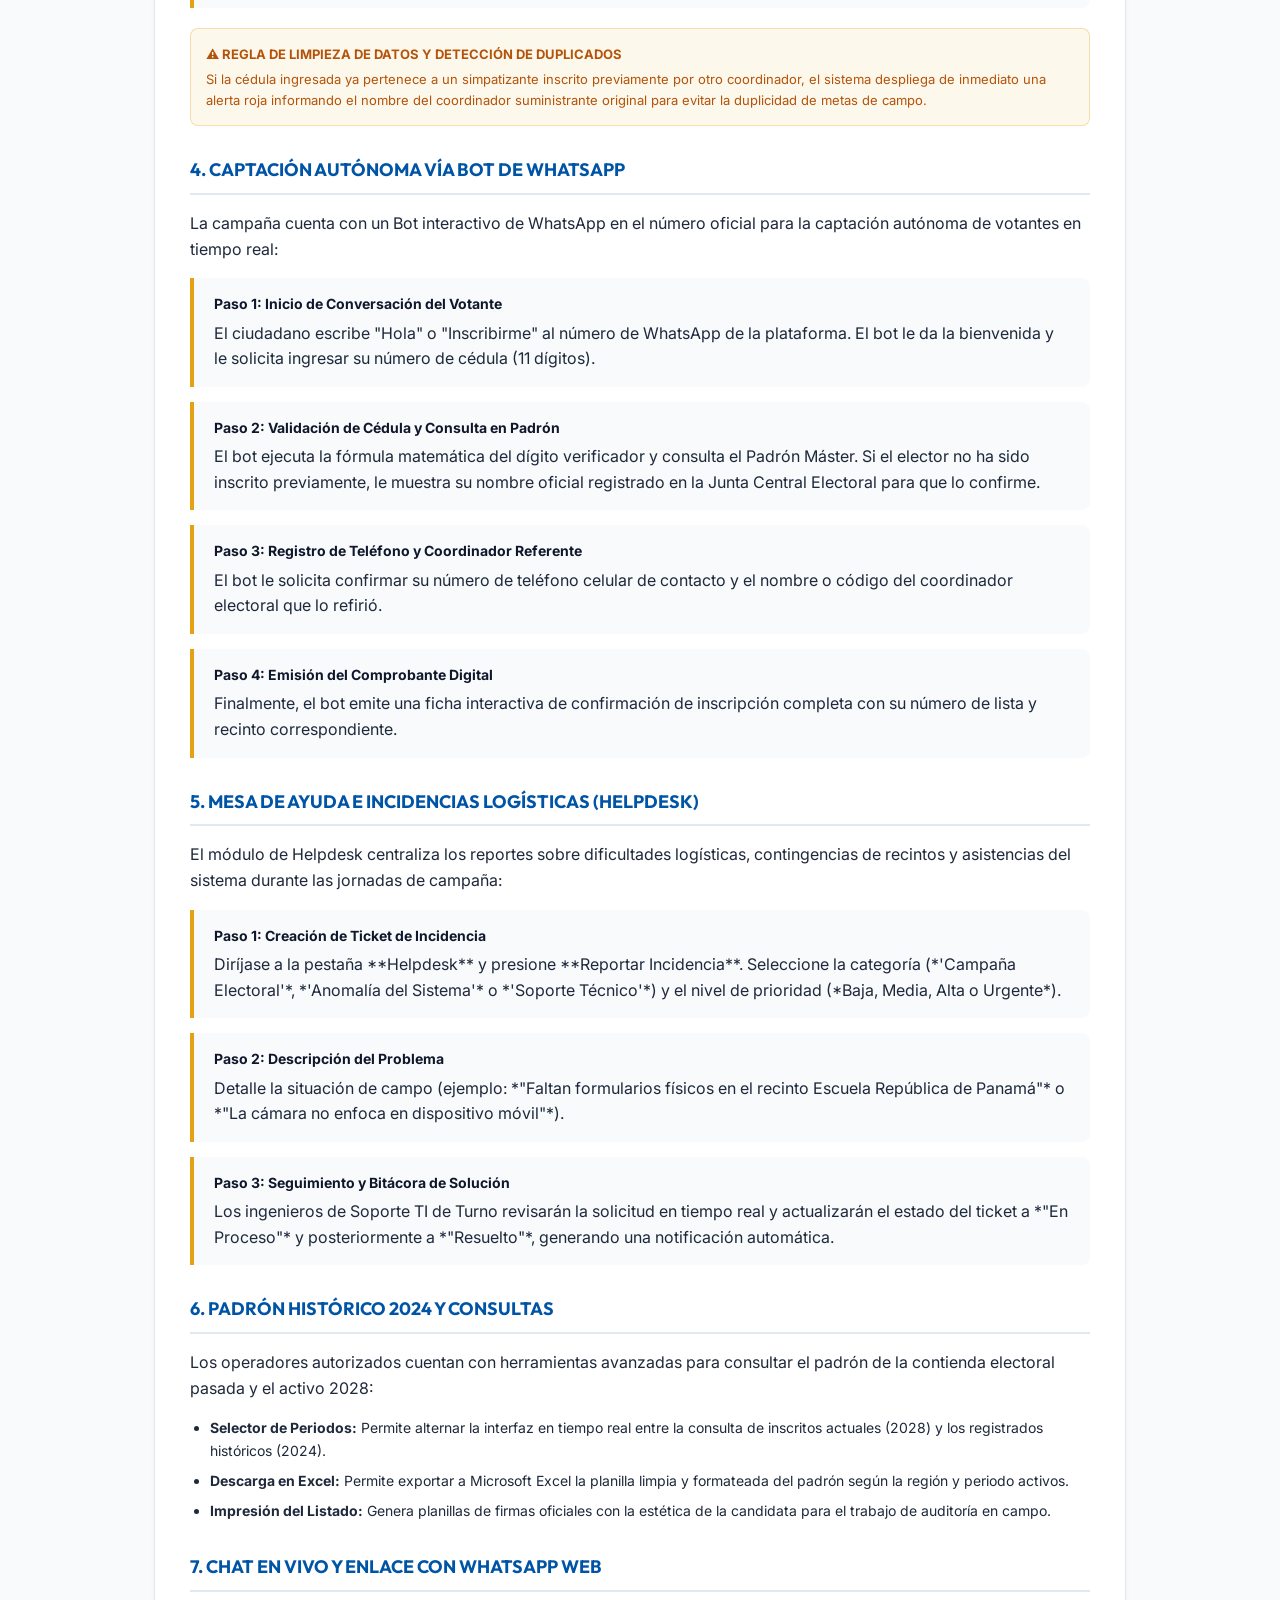
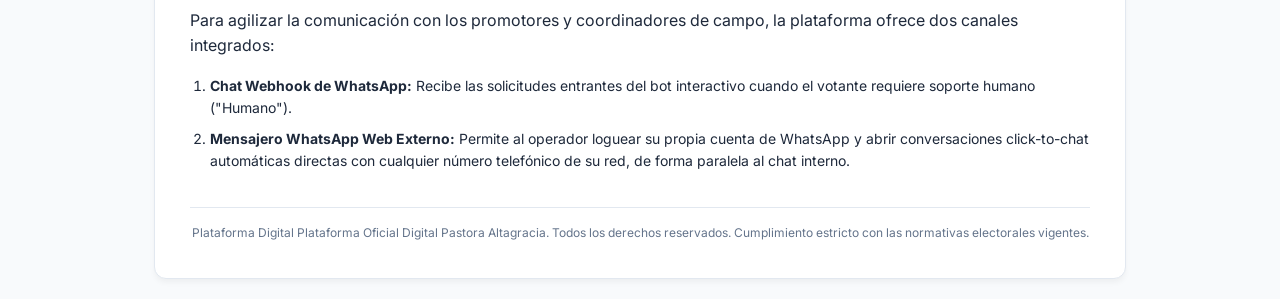
<file: frontend/assets/descargas/manual_promotor.html>
<!DOCTYPE html>
<html lang="es">
<head>
    <meta charset="UTF-8">
    <title>Manual Oficial de Formación y Manejo de la Plataforma Electoral PAD/28-32</title>
    <style>
        @import url('https://fonts.googleapis.com/css2?family=Inter:wght@400;500;600;700&family=Outfit:wght@400;500;600;700;800&display=swap');
        
        body {
            font-family: 'Inter', sans-serif;
            margin: 0;
            padding: 20px;
            background: #f8fafc;
            color: #1e293b;
            line-height: 1.6;
        }

        .container {
            max-width: 900px;
            margin: 0 auto;
            border: 1px solid #e2e8f0;
            background-color: #ffffff;
            padding: 35px;
            border-radius: 12px;
            box-shadow: 0 4px 6px -1px rgba(0, 0, 0, 0.05);
        }

        .header-banner {
            text-align: center;
            margin-bottom: 25px;
        }

        .header-banner img {
            width: 100%;
            height: auto;
            border-bottom: 4px solid #E3A113;
            border-radius: 8px;
        }

        .title {
            font-family: 'Outfit', sans-serif;
            color: #0054A6;
            text-align: center;
            margin: 10px 0 5px 0;
            font-size: 24px;
            text-transform: uppercase;
            font-weight: 800;
        }

        .subtitle {
            text-align: center;
            color: #64748b;
            margin-bottom: 35px;
            font-size: 15px;
            font-weight: 500;
        }

        h2 {
            font-family: 'Outfit', sans-serif;
            color: #0054A6;
            border-bottom: 2px solid #e2e8f0;
            padding-bottom: 8px;
            margin-top: 30px;
            font-size: 18px;
            text-transform: uppercase;
        }

        .step-box {
            background-color: #f8fafc;
            border-left: 4px solid #E3A113;
            padding: 15px 20px;
            border-radius: 0 8px 8px 0;
            margin: 15px 0;
        }

        .step-title {
            font-weight: 700;
            color: #0f172a;
            margin-bottom: 5px;
            font-size: 14px;
        }

        .alert-box {
            background-color: rgba(227, 161, 19, 0.08);
            border: 1px solid rgba(227, 161, 19, 0.3);
            padding: 15px;
            border-radius: 8px;
            margin: 20px 0;
            color: #b45309;
            font-size: 13px;
        }

        .alert-title {
            font-weight: 700;
            margin-bottom: 4px;
        }

        ol, ul {
            padding-left: 20px;
        }

        li {
            margin-bottom: 8px;
            font-size: 14px;
        }

        .no-print {
            text-align: center;
            margin-bottom: 20px;
        }

        .btn-print {
            background-color: #0054A6;
            color: white;
            border: none;
            padding: 10px 22px;
            border-radius: 6px;
            font-family: 'Outfit', sans-serif;
            font-weight: 600;
            cursor: pointer;
            font-size: 14px;
            display: inline-flex;
            align-items: center;
            gap: 8px;
            box-shadow: 0 4px 6px -1px rgba(0, 84, 166, 0.2);
            transition: all 0.2s;
        }

        .btn-print:hover {
            background-color: #003d7a;
        }

        .footer-note {
            margin-top: 35px;
            padding-top: 15px;
            border-top: 1px solid #e2e8f0;
            font-size: 12px;
            color: #64748b;
            text-align: center;
        }

        @media print {
            .no-print {
                display: none;
            }
            body {
                background: #fff;
                padding: 0;
            }
            .container {
                border: none;
                padding: 0;
                box-shadow: none;
            }
        }
    </style>
</head>
<body>

    <div class="no-print">
        <button class="btn-print" onclick="window.print()">
            🖨️ Imprimir / Guardar PDF
        </button>
    </div>

    <div class="container">
        <div class="header-banner">
            <img src="../../../GRAFICOS PARA LA PAGINA WEB/BANNER PLATAFORMA WEB PAD-2832.png" alt="Pastora Altagracia De Los Santos" style="width: 100%; height: auto; display: block; border-bottom: 4px solid #E3A113; border-radius: 8px;">
        </div>

        <div class="title">MANUAL OFICIAL DE FORMACIÓN Y MANEJO DE PLATAFORMA</div>
        <div class="subtitle">Guía de Entrenamiento para Digitadores, Administradores y Promotores Electorales — PAD/28-32</div>

        <!-- 1. GESTIÓN Y ACCESO DE COLABORADORES (RBAC) -->
        <h2>1. GESTIÓN Y ACCESO DE COLABORADORES (RBAC)</h2>
        <p>La plataforma electoral Plataforma Oficial Digital Pastora Altagracia implementa el estándar internacional de seguridad <strong>NIST RBAC 2.0 & ISO 27001</strong> para dividir las responsabilidades en diferentes perfiles y garantizar la seguridad de la información:</p>
        <ul>
            <li><strong>Administrador (Nivel 1):</strong> Control de configuraciones, asignación de mallas de permisos atómicos de 10 acciones (ejecutar, ver_datos, crear, editar, eliminar, reportes, exportar, importar, imprimir, solo_propios), inactivación/eliminación de enlaces QR y visualización total.</li>
            <li><strong>Gerente Electoral (Nivel 2):</strong> Supervisión ejecutiva de metas territoriales, reportes consolidados y auditoría de recintos.</li>
            <li><strong>Jefe Electoral (Nivel 3):</strong> Coordinación táctica de recintos y zonas electorales, atención de incidencias en Helpdesk.</li>
            <li><strong>Coordinador (Nivel 4):</strong> Líder de campo encargado de captar nuevos electores y dar seguimiento a su red.</li>
            <li><strong>Digitador (Nivel 5):</strong> Encargado de la validación rápida de formularios físicos y soporte de chat con los coordinadores en tiempo real.</li>
        </ul>

        <!-- 2. ESCANEO INTELIGENTE OCR -->
        <h2>2. ESCANEO INTELIGENTE OCR (FRENTE Y REVERSO)</h2>
        <p>El sistema utiliza algoritmos de Inteligencia Artificial (Google Vision API) para agilizar el registro a través de fotografías de la cédula:</p>
        <div class="step-box">
            <div class="step-title">Paso 1: Foto Frontal de la Cédula</div>
            El sistema solicitará cargar la imagen frontal. Al procesarla, extraerá el número de cédula, nombres y apellidos de forma autónoma.
        </div>
        <div class="step-box">
            <div class="step-title">Paso 2: Foto Dorsal (Reverso) de la Cédula</div>
            Una vez validada la parte frontal, el sistema solicitará la foto trasera para extraer la dirección, sector, municipio y colegio electoral de la zona de lectura mecánica (MRZ).
        </div>

        <!-- 3. PADRÓN DE CONSULTA Y VALIDACIÓN TERRITORIAL (CIRCUNSCRIPCIÓN 3) -->
        <h2>3. PADRÓN DE CONSULTA Y VALIDACIÓN TERRITORIAL (CIRCUNSCRIPCIÓN 3)</h2>
        <p>La plataforma posee el <strong>Padrón Máster de Consulta de la 3ra. Circunscripción (42,739 Electores)</strong> abarcando Santo Domingo Este Región 3, Guerra, Boca Chica, San Luis, La Caleta, Invivienda, Mendoza, Brisas del Este, Los Frailes y sectores aledaños:</p>
        
        <div class="step-box">
            <div class="step-title">Paso 1: Digitación de Cédula y Autocompletado en Tiempo Real</div>
            Al digitar los 11 números de la Cédula en el formulario de inscripción o búsqueda, el motor de la base de datos consulta el padrón de 42,739 electores y llena automáticamente los campos de: <strong>Nombres, Apellidos, Sector, Municipio, Recinto Electoral y Zona</strong> en menos de 5 milisegundos.
        </div>

        <div class="step-box">
            <div class="step-title">Paso 2: Validación por Algoritmo de Luhn (Mod 10)</div>
            Cada número de cédula es verificado matemáticamente por el Algoritmo de Luhn dominicano para evitar el ingreso de números falsos o mal digitados.
        </div>

        <div class="alert-box">
            <div class="alert-title">⚠️ REGLA DE LIMPIEZA DE DATOS Y DETECCIÓN DE DUPLICADOS</div>
            Si la cédula ingresada ya pertenece a un simpatizante inscrito previamente por otro coordinador, el sistema despliega de inmediato una alerta roja informando el nombre del coordinador suministrante original para evitar la duplicidad de metas de campo.
        </div>

        <!-- 4. CAPTACIÓN AUTÓNOMA VÍA BOT DE WHATSAPP -->
        <h2>4. CAPTACIÓN AUTÓNOMA VÍA BOT DE WHATSAPP</h2>
        <p>La campaña cuenta con un Bot interactivo de WhatsApp en el número oficial para la captación autónoma de votantes en tiempo real:</p>
        
        <div class="step-box">
            <div class="step-title">Paso 1: Inicio de Conversación del Votante</div>
            El ciudadano escribe "Hola" o "Inscribirme" al número de WhatsApp de la plataforma. El bot le da la bienvenida y le solicita ingresar su número de cédula (11 dígitos).
        </div>

        <div class="step-box">
            <div class="step-title">Paso 2: Validación de Cédula y Consulta en Padrón</div>
            El bot ejecuta la fórmula matemática del dígito verificador y consulta el Padrón Máster. Si el elector no ha sido inscrito previamente, le muestra su nombre oficial registrado en la Junta Central Electoral para que lo confirme.
        </div>

        <div class="step-box">
            <div class="step-title">Paso 3: Registro de Teléfono y Coordinador Referente</div>
            El bot le solicita confirmar su número de teléfono celular de contacto y el nombre o código del coordinador electoral que lo refirió.
        </div>

        <div class="step-box">
            <div class="step-title">Paso 4: Emisión del Comprobante Digital</div>
            Finalmente, el bot emite una ficha interactiva de confirmación de inscripción completa con su número de lista y recinto correspondiente.
        </div>

        <!-- 5. MESA DE AYUDA E INCIDENCIAS LOGÍSTICAS (HELPDESK) -->
        <h2>5. MESA DE AYUDA E INCIDENCIAS LOGÍSTICAS (HELPDESK)</h2>
        <p>El módulo de Helpdesk centraliza los reportes sobre dificultades logísticas, contingencias de recintos y asistencias del sistema durante las jornadas de campaña:</p>

        <div class="step-box">
            <div class="step-title">Paso 1: Creación de Ticket de Incidencia</div>
            Diríjase a la pestaña **Helpdesk** y presione **Reportar Incidencia**. Seleccione la categoría (*'Campaña Electoral'*, *'Anomalía del Sistema'* o *'Soporte Técnico'*) y el nivel de prioridad (*Baja, Media, Alta o Urgente*).
        </div>

        <div class="step-box">
            <div class="step-title">Paso 2: Descripción del Problema</div>
            Detalle la situación de campo (ejemplo: *"Faltan formularios físicos en el recinto Escuela República de Panamá"* o *"La cámara no enfoca en dispositivo móvil"*).
        </div>

        <div class="step-box">
            <div class="step-title">Paso 3: Seguimiento y Bitácora de Solución</div>
            Los ingenieros de Soporte TI de Turno revisarán la solicitud en tiempo real y actualizarán el estado del ticket a *"En Proceso"* y posteriormente a *"Resuelto"*, generando una notificación automática.
        </div>

        <!-- 6. PADRÓN HISTÓRICO 2024 Y CONSULTAS -->
        <h2>6. PADRÓN HISTÓRICO 2024 Y CONSULTAS</h2>
        <p>Los operadores autorizados cuentan con herramientas avanzadas para consultar el padrón de la contienda electoral pasada y el activo 2028:</p>
        <ul>
            <li><strong>Selector de Periodos:</strong> Permite alternar la interfaz en tiempo real entre la consulta de inscritos actuales (2028) y los registrados históricos (2024).</li>
            <li><strong>Descarga en Excel:</strong> Permite exportar a Microsoft Excel la planilla limpia y formateada del padrón según la región y periodo activos.</li>
            <li><strong>Impresión del Listado:</strong> Genera planillas de firmas oficiales con la estética de la candidata para el trabajo de auditoría en campo.</li>
        </ul>

        <!-- 7. CHAT EN VIVO Y ENLACE CON WHATSAPP WEB -->
        <h2>7. CHAT EN VIVO Y ENLACE CON WHATSAPP WEB</h2>
        <p>Para agilizar la comunicación con los promotores y coordinadores de campo, la plataforma ofrece dos canales integrados:</p>
        <ol>
            <li><strong>Chat Webhook de WhatsApp:</strong> Recibe las solicitudes entrantes del bot interactivo cuando el votante requiere soporte humano ("Humano").</li>
            <li><strong>Mensajero WhatsApp Web Externo:</strong> Permite al operador loguear su propia cuenta de WhatsApp y abrir conversaciones click-to-chat automáticas directas con cualquier número telefónico de su red, de forma paralela al chat interno.</li>
        </ol>

        <div class="footer-note">
            Plataforma Digital Plataforma Oficial Digital Pastora Altagracia. Todos los derechos reservados. Cumplimiento estricto con las normativas electorales vigentes.
        </div>
    </div>

</body>
</html>
</file>
<file: frontend/assets/css/styles.css>
@import url('https://fonts.googleapis.com/css2?family=Inter:wght@300;400;500;600;700&family=Outfit:wght@400;500;600;700;800&display=swap');

:root {
    --primary: #0054A6;
    --primary-light: #1e70bf;
    --secondary: #E3A113;
    --secondary-hover: #c4870c;
    --bg-dark: #0b0f19;
    --card-dark: #151d30;
    --text-white: #f8fafc;
    --text-muted: #94a3b8;
    --border-color: rgba(255, 255, 255, 0.08);
    --input-bg: rgba(15, 23, 42, 0.6);
    --success: #10b981;
    --danger: #ef4444;
    --warning: #f59e0b;
    --font-outfit: 'Outfit', sans-serif;
    --font-inter: 'Inter', sans-serif;
    --shadow: 0 10px 30px -10px rgba(0, 0, 0, 0.5);
    --transition: all 0.3s cubic-bezier(0.4, 0, 0.2, 1);
}

body.light-theme {
    --bg-dark: #f1f5f9; /* Fondo claro */
    --card-dark: #ffffff; /* Tarjeta blanca */
    --text-white: #0f172a; /* Texto oscuro */
    --text-muted: #475569; /* Texto secundario gris */
    --border-color: #cbd5e1; /* Borde claro */
    --input-bg: #ffffff; /* Inputs de fondo blanco */
    --shadow: 0 10px 30px -10px rgba(0, 0, 0, 0.08);
}

.top-nav-bar {
    background-color: #05080e;
    border-bottom: 1px solid var(--border-color);
    padding: 12px 20px;
    transition: var(--transition);
}
body.light-theme .top-nav-bar {
    background-color: #ffffff;
    border-bottom: 1px solid #cbd5e1;
}

.welcome-nav-bar {
    background-color: rgba(255, 255, 255, 0.02);
    border-bottom: 1px solid var(--border-color);
    padding: 12px 20px;
    transition: var(--transition);
}
body.light-theme .welcome-nav-bar {
    background-color: #ffffff;
    border-bottom: 1px solid #cbd5e1;
}

* {
    margin: 0;
    padding: 0;
    box-sizing: border-box;
}

body {
    background-color: var(--bg-dark);
    color: var(--text-white);
    font-family: var(--font-inter);
    min-height: 100vh;
    display: flex;
    flex-direction: column;
    overflow-x: hidden;
}

/* Header Banner Section */
.banner-container {
    width: 100%;
    overflow: hidden;
    position: relative;
    box-shadow: 0 4px 20px rgba(0,0,0,0.3);
}

.banner-img {
    width: 100%;
    height: auto;
    display: block;
    object-fit: cover;
}

/* Containers */
.container {
    max-width: 95%; /* Ocupa el 95% de la pantalla para evitar espacios vacíos en monitores anchos */
    margin: 0 auto;
    width: 100%;
    padding: 20px 40px;
}

/* Glassmorphism Cards */
.card {
    background: var(--card-dark);
    border: 1px solid var(--border-color);
    border-radius: 16px;
    padding: 24px;
    box-shadow: var(--shadow);
    transition: var(--transition);
    backdrop-filter: blur(10px);
}

.card:hover {
    transform: translateY(-2px);
    border-color: rgba(255, 255, 255, 0.15);
}

/* Titles */
h1, h2, h3, h4 {
    font-family: var(--font-outfit);
    font-weight: 700;
    letter-spacing: -0.02em;
}

/* Buttons */
.btn {
    display: inline-flex;
    align-items: center;
    justify-content: center;
    gap: 8px;
    padding: 12px 24px;
    border-radius: 8px;
    font-family: var(--font-outfit);
    font-weight: 600;
    font-size: 15px;
    cursor: pointer;
    border: none;
    transition: var(--transition);
    text-decoration: none;
}

.btn-primary {
    background-color: var(--primary);
    color: #ffffff;
}

.btn-primary:hover {
    background-color: var(--primary-light);
    transform: scale(1.02);
}

.btn-secondary {
    background-color: var(--secondary);
    color: #000;
}

.btn-secondary:hover {
    background-color: var(--secondary-hover);
    transform: scale(1.02);
}

.btn-outline {
    background-color: transparent;
    border: 1px solid var(--border-color);
    color: var(--text-white);
}

.btn-outline:hover {
    background-color: rgba(255, 255, 255, 0.05);
    border-color: var(--text-white);
}

body.light-theme .btn-outline:hover {
    background-color: rgba(0, 0, 0, 0.05);
}

/* Forms styling */
.form-group {
    margin-bottom: 20px;
    display: flex;
    flex-direction: column;
    gap: 6px;
}

.form-label {
    font-family: var(--font-outfit);
    font-size: 14px;
    font-weight: 500;
    color: var(--text-muted);
}

.form-control {
    background-color: var(--input-bg);
    border: 1px solid var(--border-color);
    color: var(--text-white);
    padding: 12px 16px;
    border-radius: 8px;
    font-size: 15px;
    font-family: var(--font-inter);
    transition: var(--transition);
    width: 100%;
}

.form-control:focus {
    outline: none;
    border-color: var(--primary-light);
    box-shadow: 0 0 0 3px rgba(30, 112, 191, 0.2);
}

/* Camera Live Container */
#camera-container,
#public-camera-container {
    width: 100%;
    max-width: 480px;
    margin: 20px auto;
    border: 2px dashed var(--border-color);
    border-radius: 12px;
    overflow: hidden;
    position: relative;
    display: none;
    background: #000;
}

#webcam,
#public-webcam {
    width: 100%;
    height: auto;
    transform: scaleX(1); /* mirror */
}

/* Custom Grid */
.grid-2 {
    display: grid;
    grid-template-columns: repeat(2, 1fr);
    gap: 20px;
}

.grid-3 {
    display: grid;
    grid-template-columns: repeat(3, 1fr);
    gap: 20px;
}

.grid-4 {
    display: grid;
    grid-template-columns: repeat(4, 1fr);
    gap: 20px;
}

@media (max-width: 768px) {
    .grid-2, .grid-3, .grid-4 {
        grid-template-columns: 1fr;
    }
}

/* Navbar / Tabs */
.nav-tabs {
    display: flex;
    border-bottom: 1px solid var(--border-color);
    margin-bottom: 24px;
    overflow-x: auto;
    gap: 16px;
}

.tab-link {
    padding: 14px 20px;
    color: var(--text-muted);
    text-decoration: none;
    font-family: var(--font-outfit);
    font-weight: 600;
    font-size: 16px;
    border-bottom: 3px solid transparent;
    cursor: pointer;
    transition: var(--transition);
    white-space: nowrap;
}

.tab-link:hover, .tab-link.active {
    color: var(--text-white);
}

.tab-link.active {
    border-bottom-color: var(--primary);
}

.tab-content {
    display: none;
}

.tab-content.active {
    display: block;
    animation: fadeIn 0.4s ease-in-out;
}

@keyframes fadeIn {
    from { opacity: 0; transform: translateY(5px); }
    to { opacity: 1; transform: translateY(0); }
}

/* Custom Tables */
.table-container {
    overflow-x: auto;
    margin-top: 16px;
    border-radius: 8px;
    border: 1px solid var(--border-color);
}

table {
    width: 100%;
    border-collapse: collapse;
    text-align: left;
    font-size: 14px;
}

th, td {
    padding: 16px;
    border-bottom: 1px solid var(--border-color);
}

th {
    background-color: rgba(255, 255, 255, 0.03);
    font-family: var(--font-outfit);
    color: var(--text-white);
    font-weight: 600;
}

tr:hover td {
    background-color: rgba(255, 255, 255, 0.02);
}

/* Alerts and Badges */
.badge {
    display: inline-flex;
    padding: 4px 10px;
    border-radius: 9999px;
    font-size: 12px;
    font-weight: 600;
    font-family: var(--font-outfit);
}

.badge-success { background: rgba(16, 185, 129, 0.1); color: var(--success); }
.badge-danger { background: rgba(239, 68, 68, 0.1); color: var(--danger); }
.badge-warning { background: rgba(245, 158, 11, 0.1); color: var(--warning); }
.badge-primary { background: rgba(0, 84, 166, 0.1); color: var(--primary-light); }

/* Live Chat Styling */
.chat-container {
    display: grid;
    grid-template-columns: 300px 1fr;
    height: 600px;
    border-radius: 12px;
    overflow: hidden;
    border: 1px solid var(--border-color);
}

.chat-list {
    background-color: rgba(255, 255, 255, 0.02);
    border-right: 1px solid var(--border-color);
    overflow-y: auto;
}

.chat-user-item {
    padding: 16px;
    border-bottom: 1px solid var(--border-color);
    cursor: pointer;
    transition: var(--transition);
}

.chat-user-item:hover, .chat-user-item.active {
    background-color: rgba(255, 255, 255, 0.06);
}

.chat-window {
    display: flex;
    flex-direction: column;
    background-color: rgba(0,0,0,0.2);
    height: 100%;
    overflow: hidden;
}

.chat-header {
    padding: 16px;
    border-bottom: 1px solid var(--border-color);
    background-color: rgba(255, 255, 255, 0.02);
    font-family: var(--font-outfit);
    font-weight: 600;
}

.chat-messages {
    flex: 1;
    padding: 20px;
    overflow-y: auto;
    display: flex;
    flex-direction: column;
    gap: 12px;
}

.message-bubble {
    max-width: 70%;
    padding: 12px 16px;
    border-radius: 12px;
    font-size: 14px;
    line-height: 1.4;
    user-select: text !important;
    -webkit-user-select: text !important;
    cursor: text;
}

.message-bubble.received {
    align-self: flex-start;
    background-color: rgba(255, 255, 255, 0.07);
    color: var(--text-white);
    border-bottom-left-radius: 2px;
}

.message-bubble.sent {
    align-self: flex-end;
    background-color: var(--primary);
    color: #ffffff;
    border-bottom-right-radius: 2px;
}

.chat-input-area {
    padding: 16px;
    border-top: 1px solid var(--border-color);
    display: flex;
    gap: 12px;
    background-color: rgba(255, 255, 255, 0.02);
}

/* Modal styling */
.modal {
    position: fixed;
    top: 0;
    left: 0;
    right: 0;
    bottom: 0;
    background-color: rgba(0,0,0,0.8);
    display: none;
    align-items: center;
    justify-content: center;
    z-index: 1000;
    backdrop-filter: blur(5px);
}

.modal-content {
    background: rgba(21, 29, 48, 0.95);
    border: 1px solid rgba(227, 161, 19, 0.2); /* Borde dorado sutil del PRM */
    width: 90%;
    max-width: 600px;
    border-radius: 16px;
    overflow: hidden;
    animation: zoomIn 0.3s ease;
    backdrop-filter: blur(20px);
    box-shadow: 0 25px 50px -12px rgba(0, 0, 0, 0.6), 0 0 40px rgba(0, 84, 166, 0.15);
}

@keyframes zoomIn {
    from { opacity: 0; transform: scale(0.95); }
    to { opacity: 1; transform: scale(1); }
}

.modal-header {
    padding: 20px;
    border-bottom: 1px solid var(--border-color);
    background: rgba(0, 84, 166, 0.1); /* Cabecera tintada en azul */
    display: flex;
    justify-content: space-between;
    align-items: center;
}

.modal-body {
    padding: 24px;
    max-height: 75vh;
    overflow-y: auto;
}

.modal-footer {
    padding: 20px;
    border-top: 1px solid var(--border-color);
    background: rgba(0, 84, 166, 0.05);
    display: flex;
    justify-content: flex-end;
    gap: 12px;
}

/* Public landing news & announcements */
.news-grid {
    display: grid;
    grid-template-columns: repeat(auto-fill, minmax(300px, 1fr));
    gap: 20px;
    margin-top: 24px;
}

.news-card {
    background: rgba(255, 255, 255, 0.02);
    border: 1px solid var(--border-color);
    border-radius: 12px;
    overflow: hidden;
    transition: var(--transition);
}

.news-card:hover {
    border-color: var(--secondary);
    transform: translateY(-3px);
}

.news-content {
    padding: 16px;
}

.news-title {
    font-size: 18px;
    margin-bottom: 10px;
    color: var(--text-white);
}

.news-text {
    font-size: 14px;
    color: var(--text-muted);
    line-height: 1.5;
    margin-bottom: 12px;
}

.social-embeds-grid {
    display: grid;
    grid-template-columns: 1fr 1fr;
    gap: 20px;
    margin-top: 24px;
}

@media (max-width: 768px) {
    .social-embeds-grid {
        grid-template-columns: 1fr;
    }
}

.social-box {
    background: rgba(255, 255, 255, 0.01);
    border: 1px solid var(--border-color);
    border-radius: 12px;
    padding: 20px;
    display: flex;
    flex-direction: column;
    align-items: center;
}

/* Printable Voucher CSS */
.print-hidden-container {
    position: absolute;
    left: -9999px;
    top: -9999px;
    width: 1px;
    height: 1px;
    overflow: hidden;
}

@media print {
    body {
        background-color: #ffffff !important;
        color: #000000 !important;
        display: block !important;
        min-height: auto !important;
        height: auto !important;
        overflow: visible !important;
    }
    body > div:not(.print-hidden-container),
    body > header,
    body > footer,
    body > section,
    .modal {
        display: none !important;
    }
    .print-hidden-container {
        position: static !important;
        left: 0 !important;
        top: 0 !important;
        width: 100% !important;
        height: auto !important;
        max-height: none !important;
        overflow: visible !important;
        background-color: #ffffff !important;
        color: #000000 !important;
        display: block !important;
        visibility: visible !important;
        padding: 0 !important;
        margin: 0 !important;
        page-break-inside: avoid !important;
        break-inside: avoid !important;
        page-break-after: avoid !important;
        break-after: avoid !important;
    }
    .print-hidden-container * {
        visibility: visible !important;
        -webkit-print-color-adjust: exact !important;
        print-color-adjust: exact !important;
    }
    .print-hidden-container table {
        border-collapse: collapse !important;
    }
    .print-hidden-container canvas {
        display: inline-block !important;
    }
    .print-hidden-container img[style*="display: none"],
    .print-hidden-container img[style*="display:none"] {
        display: none !important;
    }
    @page {
        size: portrait;
        margin: 6mm 8mm;
    }
}

/* Browser Autofill Reset */
input:-webkit-autofill,
input:-webkit-autofill:hover, 
input:-webkit-autofill:focus,
input:-webkit-autofill:active {
    -webkit-box-shadow: 0 0 0 30px #151d30 inset !important; /* Matches --card-dark */
    -webkit-text-fill-color: #f8fafc !important;
    transition: background-color 5000s ease-in-out 0s;
}

body.light-theme input:-webkit-autofill,
body.light-theme input:-webkit-autofill:hover, 
body.light-theme input:-webkit-autofill:focus,
body.light-theme input:-webkit-autofill:active {
    -webkit-box-shadow: 0 0 0 30px #ffffff inset !important;
    -webkit-text-fill-color: #0f172a !important;
}

/* Light theme overrides for tables and other dark elements */
body.light-theme .chat-container {
    background-color: #ffffff;
    border: 1px solid #cbd5e1;
}
body.light-theme .chat-list {
    background-color: #ffffff;
    border-right: 1px solid #cbd5e1;
}
body.light-theme .chat-user-item {
    border-bottom: 1px solid #cbd5e1;
    color: #0f172a;
}
body.light-theme .chat-user-item:hover, 
body.light-theme .chat-user-item.active {
    background-color: #f1f5f9;
}
body.light-theme .chat-window {
    background-color: #f8fafc;
}
body.light-theme .chat-header {
    background-color: #ffffff;
    color: #0f172a;
    border-bottom: 1px solid #cbd5e1;
}
body.light-theme .chat-input-area {
    background-color: #ffffff;
    border-top: 1px solid #cbd5e1;
}
body.light-theme .message-bubble.received {
    background-color: #e2e8f0;
    color: #0f172a;
}
body.light-theme th {
    background-color: rgba(0, 0, 0, 0.03);
    color: #0f172a;
}
body.light-theme tr:hover td {
    background-color: rgba(0, 0, 0, 0.01);
}
body.light-theme .modal-content {
    background: #ffffff;
    border: 1px solid #cbd5e1;
    box-shadow: 0 25px 50px -12px rgba(0, 0, 0, 0.15);
}
body.light-theme .modal-header {
    background: rgba(0, 84, 166, 0.05);
}
body.light-theme .modal-footer {
    background: rgba(0, 0, 0, 0.02);
}
body.light-theme .news-card {
    background: #ffffff;
}
body.light-theme .social-box {
    background: #ffffff;
}

/* Subtabs styles */
.subtab-link {
    background: transparent;
    border: none;
    color: var(--text-gray);
    padding: 10px 14px;
    text-align: left;
    font-size: 14px;
    font-weight: 500;
    border-radius: 6px;
    cursor: pointer;
    display: flex;
    align-items: center;
    gap: 10px;
    transition: all 0.2s ease;
}

.subtab-link:hover {
    color: var(--text-white);
    background: rgba(255, 255, 255, 0.05);
}

.subtab-link.active {
    color: var(--text-white);
    background: var(--primary);
    font-weight: 600;
}

.subtab-content {
    display: none;
}

.subtab-content.active {
    display: block;
    animation: fadeIn 0.3s ease;
}

@keyframes fadeIn {
    from { opacity: 0; }
    to { opacity: 1; }
}

body.light-theme .subtab-link {
    color: #475569;
}

body.light-theme .subtab-link:hover {
    color: #0f172a;
    background: rgba(0, 0, 0, 0.03);
}

body.light-theme .subtab-link.active {
    color: #ffffff;
    background: var(--primary);
}

/* Modal Universal QR Contrast Enforcements */
#modal-universal-qr #modal-qr-title {
    color: var(--text-white, #f8fafc);
    font-weight: 800;
}
body.light-theme #modal-universal-qr #modal-qr-title {
    color: #0f172a !important;
}
body.light-theme #modal-universal-qr #modal-qr-subtitle {
    color: #334155 !important;
    font-weight: 500;
}
body.light-theme #modal-universal-qr #modal-qr-url-input {
    background: #f1f5f9 !important;
    color: #0f172a !important;
    border: 1.5px solid #cbd5e1 !important;
    font-weight: 600;
}
</file>
<file: frontend/pwa/css/pwa-style.css>
/**
 * PWA PAD-28/32 — Hoja de Estilos Móvil Profesional
 * Diseñada para Coordinadores y Militantes Líderes (ML) en Android e iOS
 * Incorpora la Solución al fallo FAIL-004 de Barra Inferior Cortada
 */

:root {
  --primary: #002F6C;
  --primary-light: #0054A6;
  --secondary: #E3A115;
  --secondary-glow: rgba(227, 161, 21, 0.35);
  --accent-cyan: #00D2FF;
  --accent-green: #10B981;
  --accent-red: #EF4444;
  --accent-whatsapp: #25D366;
  --bg-dark: #07101E;
  --card-bg: #0B1A30;
  --card-bg-light: #102444;
  --border: #183359;
  --border-highlight: #2A5188;
  --text-white: #FFFFFF;
  --text-gray: #9BB0CD;
  --text-muted: #64748B;
  --font-main: 'Plus Jakarta Sans', sans-serif;
  --font-title: 'Outfit', sans-serif;
}

* {
  box-sizing: border-box;
  margin: 0;
  padding: 0;
  -webkit-tap-highlight-color: transparent;
}

body {
  font-family: var(--font-main);
  background-color: var(--bg-dark);
  color: var(--text-white);
  line-height: 1.5;
  min-height: 100vh;
  padding-bottom: calc(75px + env(safe-area-inset-bottom));
  padding-top: env(safe-area-inset-top);
  overflow-x: hidden;
  -webkit-font-smoothing: antialiased;
}

/* ==================== BARRA SUPERIOR MÓVIL ==================== */
.pwa-topbar {
  position: sticky;
  top: 0;
  z-index: 1000;
  background: rgba(7, 16, 30, 0.95);
  backdrop-filter: blur(14px);
  border-bottom: 1px solid var(--border);
  padding: 12px 16px;
  display: flex;
  justify-content: space-between;
  align-items: center;
  box-shadow: 0 4px 15px rgba(0, 0, 0, 0.35);
}

.topbar-brand {
  display: flex;
  align-items: center;
  gap: 10px;
}

.topbar-logo {
  width: 32px;
  height: 32px;
  object-fit: contain;
  border-radius: 6px;
}

.topbar-title-box {
  display: flex;
  flex-direction: column;
}

.topbar-app-name {
  font-family: var(--font-title);
  font-size: 15px;
  font-weight: 800;
  letter-spacing: 0.5px;
  color: #FFFFFF;
  line-height: 1.1;
}

.topbar-sub-name {
  font-size: 10px;
  color: var(--secondary);
  font-weight: 600;
  text-transform: uppercase;
  letter-spacing: 0.8px;
}

.topbar-actions {
  display: flex;
  align-items: center;
  gap: 8px;
}

.topbar-user-badge {
  background: rgba(0, 210, 255, 0.12);
  border: 1px solid rgba(0, 210, 255, 0.3);
  color: var(--accent-cyan);
  font-size: 11px;
  font-weight: 700;
  padding: 4px 8px;
  border-radius: 12px;
  display: flex;
  align-items: center;
  gap: 5px;
}

.btn-icon-topbar {
  background: var(--card-bg-light);
  border: 1px solid var(--border);
  color: var(--text-gray);
  width: 34px;
  height: 34px;
  border-radius: 8px;
  display: flex;
  align-items: center;
  justify-content: center;
  cursor: pointer;
  font-size: 14px;
  transition: all 0.2s;
}

.btn-icon-topbar:active {
  transform: scale(0.92);
  color: var(--secondary);
}

/* ==================== BARRA INFERIOR DE NAVEGACIÓN (FAIL-004) ==================== */
.pwa-navbar {
  position: fixed !important;
  bottom: 0 !important;
  left: 0 !important;
  right: 0 !important;
  z-index: 99999 !important;
  background: rgba(7, 16, 30, 0.98) !important;
  backdrop-filter: blur(16px);
  border-top: 1px solid var(--border);
  display: flex;
  justify-content: space-around;
  align-items: center;
  height: 62px;
  padding-bottom: env(safe-area-inset-bottom);
  box-shadow: 0 -4px 20px rgba(0, 0, 0, 0.5);
}

.nav-item {
  flex: 1;
  display: flex;
  flex-direction: column;
  align-items: center;
  justify-content: center;
  color: var(--text-gray);
  text-decoration: none;
  font-size: 10px;
  font-weight: 600;
  gap: 3px;
  transition: all 0.2s ease;
  cursor: pointer;
  padding: 6px 0;
}

.nav-item i {
  font-size: 18px;
  transition: transform 0.2s ease, color 0.2s ease;
}

.nav-item.active {
  color: var(--secondary);
}

.nav-item.active i {
  color: var(--secondary);
  transform: translateY(-2px);
}

/* Botón Central de Inscribir (FAB Prominente) */
.nav-fab {
  position: relative;
  top: -14px;
  background: linear-gradient(135deg, #0054A6, #00D2FF);
  color: #FFFFFF !important;
  width: 52px;
  height: 52px;
  border-radius: 50%;
  display: flex;
  align-items: center;
  justify-content: center;
  box-shadow: 0 6px 18px rgba(0, 210, 255, 0.45);
  border: 3px solid var(--bg-dark);
  cursor: pointer;
  transition: transform 0.2s ease;
}

.nav-fab:active {
  transform: scale(0.92);
}

.nav-fab i {
  font-size: 22px;
}

/* ==================== CONTENEDOR PRINCIPAL Y VISTAS ==================== */
.pwa-container {
  padding: 16px;
  max-width: 600px;
  margin: 0 auto;
}

/* Tarjetas Generales */
.pwa-card {
  background: var(--card-bg);
  border: 1px solid var(--border);
  border-radius: 14px;
  padding: 18px;
  margin-bottom: 16px;
  box-shadow: 0 4px 14px rgba(0, 0, 0, 0.25);
  transition: border-color 0.2s ease;
}

.pwa-card-header {
  display: flex;
  align-items: center;
  justify-content: space-between;
  margin-bottom: 14px;
}

.pwa-card-title {
  font-family: var(--font-title);
  font-size: 15px;
  font-weight: 700;
  color: var(--text-white);
  display: flex;
  align-items: center;
  gap: 8px;
}

.pwa-card-title i {
  color: var(--secondary);
}

/* ==================== WIDGET GAMIFICADO: META 0/25 ML ==================== */
.meta-ml-widget {
  background: linear-gradient(135deg, rgba(0, 47, 108, 0.7), rgba(11, 26, 48, 0.9));
  border: 1px solid var(--border-highlight);
  border-radius: 16px;
  padding: 20px;
  margin-bottom: 18px;
  position: relative;
  overflow: hidden;
  box-shadow: 0 6px 20px rgba(0, 0, 0, 0.35);
}

.meta-ml-widget::before {
  content: "";
  position: absolute;
  top: -40px;
  right: -40px;
  width: 110px;
  height: 110px;
  border-radius: 50%;
  background: radial-gradient(circle, rgba(227, 161, 21, 0.2) 0%, transparent 70%);
  pointer-events: none;
}

.meta-widget-top {
  display: flex;
  justify-content: space-between;
  align-items: flex-start;
  margin-bottom: 12px;
}

.meta-badge {
  background: rgba(227, 161, 21, 0.15);
  border: 1px solid rgba(227, 161, 21, 0.4);
  color: var(--secondary);
  font-size: 11px;
  font-weight: 700;
  padding: 3px 8px;
  border-radius: 10px;
  text-transform: uppercase;
}

.meta-counter {
  font-family: var(--font-title);
  font-size: 32px;
  font-weight: 800;
  color: #FFFFFF;
  line-height: 1;
}

.meta-counter span {
  font-size: 18px;
  color: var(--text-gray);
  font-weight: 600;
}

.meta-progress-bar {
  width: 100%;
  height: 10px;
  background: rgba(255, 255, 255, 0.1);
  border-radius: 20px;
  overflow: hidden;
  margin: 12px 0 8px 0;
}

.meta-progress-fill {
  height: 100%;
  background: linear-gradient(90deg, #E3A115, #00D2FF);
  border-radius: 20px;
  transition: width 0.8s cubic-bezier(0.4, 0, 0.2, 1);
}

.meta-status-text {
  display: flex;
  justify-content: space-between;
  font-size: 12px;
  color: var(--text-gray);
}

/* ==================== KPIS COORDINADOR ==================== */
.kpi-grid {
  display: grid;
  grid-template-columns: 1fr 1fr 1fr;
  gap: 10px;
  margin-bottom: 16px;
}

.kpi-card {
  background: var(--card-bg-light);
  border: 1px solid var(--border);
  border-radius: 12px;
  padding: 12px 8px;
  text-align: center;
}

.kpi-value {
  font-family: var(--font-title);
  font-size: 20px;
  font-weight: 800;
  color: var(--accent-cyan);
  line-height: 1.1;
}

.kpi-label {
  font-size: 10px;
  color: var(--text-gray);
  margin-top: 4px;
  text-transform: uppercase;
  font-weight: 600;
}

/* ==================== FORMULARIOS TÁCTILES MÓVILES ==================== */
.form-group {
  margin-bottom: 14px;
}

.form-label {
  display: block;
  font-size: 12px;
  font-weight: 600;
  color: var(--text-gray);
  margin-bottom: 6px;
  text-transform: uppercase;
  letter-spacing: 0.5px;
}

.form-label span.req {
  color: var(--accent-red);
}

.form-control {
  width: 100%;
  height: 48px; /* Altura ergonómica táctil */
  background: var(--card-bg-light);
  border: 1px solid var(--border);
  border-radius: 10px;
  padding: 10px 14px;
  font-family: var(--font-main);
  font-size: 15px; /* Evita zoom automático en Safari iOS */
  color: var(--text-white);
  transition: border-color 0.2s, box-shadow 0.2s;
  outline: none;
}

.form-control:focus {
  border-color: var(--accent-cyan);
  box-shadow: 0 0 0 3px rgba(0, 210, 255, 0.15);
}

.form-control[readonly] {
  background: rgba(0, 20, 45, 0.4);
  color: var(--accent-cyan);
  font-weight: 600;
}

/* Botones PWA */
.btn-pwa {
  display: inline-flex;
  align-items: center;
  justify-content: center;
  gap: 8px;
  width: 100%;
  height: 48px;
  font-family: var(--font-title);
  font-size: 14px;
  font-weight: 700;
  border-radius: 10px;
  border: none;
  cursor: pointer;
  transition: all 0.2s ease;
  text-decoration: none;
}

.btn-pwa:active {
  transform: scale(0.97);
}

.btn-primary {
  background: linear-gradient(135deg, #0054A6, #00D2FF);
  color: #FFFFFF;
  box-shadow: 0 4px 14px rgba(0, 210, 255, 0.3);
}

.btn-gold {
  background: linear-gradient(135deg, #E3A115, #F59E0B);
  color: #07101E;
  box-shadow: 0 4px 14px rgba(227, 161, 21, 0.3);
}

.btn-whatsapp {
  background: linear-gradient(135deg, #25D366, #128C7E);
  color: #FFFFFF;
  box-shadow: 0 4px 14px rgba(37, 211, 102, 0.35);
}

.btn-outline {
  background: transparent;
  border: 1px solid var(--border-highlight);
  color: var(--text-white);
}

.btn-outline:active {
  background: rgba(255, 255, 255, 0.05);
}

/* ==================== CAPTURA CÁMARA Y OCR ==================== */
.ocr-capture-box {
  background: rgba(0, 20, 45, 0.6);
  border: 2px dashed var(--border-highlight);
  border-radius: 12px;
  padding: 20px;
  text-align: center;
  margin-bottom: 16px;
  cursor: pointer;
  transition: all 0.2s;
}

.ocr-capture-box:active {
  border-color: var(--accent-cyan);
  background: rgba(0, 210, 255, 0.05);
}

.ocr-icon {
  font-size: 28px;
  color: var(--accent-cyan);
  margin-bottom: 8px;
}

.ocr-title {
  font-size: 14px;
  font-weight: 700;
  color: #FFFFFF;
  margin-bottom: 4px;
}

.ocr-sub {
  font-size: 11px;
  color: var(--text-gray);
}

/* ==================== LISTAS Y TARJETAS DE ELECTORES ==================== */
.voter-item-card {
  background: var(--card-bg-light);
  border: 1px solid var(--border);
  border-radius: 12px;
  padding: 14px;
  margin-bottom: 10px;
  display: flex;
  justify-content: space-between;
  align-items: center;
  gap: 12px;
}

.voter-info {
  flex: 1;
  min-width: 0;
}

.voter-name {
  font-family: var(--font-title);
  font-size: 14px;
  font-weight: 700;
  color: #FFFFFF;
  white-space: nowrap;
  overflow: hidden;
  text-overflow: ellipsis;
}

.voter-cedula {
  font-size: 12px;
  color: var(--accent-cyan);
  font-weight: 600;
}

.voter-meta {
  font-size: 11px;
  color: var(--text-gray);
  margin-top: 2px;
  display: flex;
  gap: 8px;
}

.voter-actions {
  display: flex;
  gap: 6px;
  flex-shrink: 0;
}

.btn-action-sm {
  width: 36px;
  height: 36px;
  border-radius: 8px;
  display: flex;
  align-items: center;
  justify-content: center;
  font-size: 14px;
  cursor: pointer;
  border: none;
  transition: transform 0.2s;
}

.btn-action-sm:active {
  transform: scale(0.9);
}

/* ==================== DIAGNÓSTICO DUAL: 4 ESTADOS PLAD ==================== */
.estado-card {
  border-radius: 12px;
  padding: 16px;
  margin-top: 14px;
  border: 1px solid;
}

.estado-1 {
  background: rgba(16, 185, 129, 0.1);
  border-color: rgba(16, 185, 129, 0.4);
}
.estado-1 .estado-title { color: #34D399; }

.estado-2 {
  background: rgba(0, 210, 255, 0.1);
  border-color: rgba(0, 210, 255, 0.4);
}
.estado-2 .estado-title { color: var(--accent-cyan); }

.estado-3 {
  background: rgba(168, 85, 247, 0.1);
  border-color: rgba(168, 85, 247, 0.4);
}
.estado-3 .estado-title { color: #C084FC; }

.estado-4 {
  background: rgba(100, 116, 139, 0.1);
  border-color: rgba(100, 116, 139, 0.4);
}
.estado-4 .estado-title { color: #94A3B8; }

.estado-title {
  font-family: var(--font-title);
  font-size: 14px;
  font-weight: 700;
  margin-bottom: 6px;
  display: flex;
  align-items: center;
  gap: 6px;
}

.estado-desc {
  font-size: 12px;
  color: var(--text-gray);
  line-height: 1.4;
}

/* ==================== VOUCHER DIGITAL Y QR ==================== */
.voucher-box {
  background: #FFFFFF;
  color: #0F172A;
  border-radius: 14px;
  padding: 20px;
  text-align: center;
  margin-bottom: 16px;
  box-shadow: 0 8px 24px rgba(0, 0, 0, 0.3);
}

.voucher-header {
  border-bottom: 2px solid #E2E8F0;
  padding-bottom: 10px;
  margin-bottom: 14px;
}

.voucher-header h4 {
  color: #002F6C;
  font-size: 16px;
  font-weight: 800;
  letter-spacing: 0.5px;
}

.voucher-qr-wrap {
  display: flex;
  justify-content: center;
  margin: 14px 0;
}

.voucher-folio {
  font-family: monospace;
  font-size: 13px;
  font-weight: 700;
  color: #B45309;
  background: #FEF3C7;
  padding: 4px 10px;
  border-radius: 6px;
  display: inline-block;
  margin-bottom: 10px;
}

/* ==================== TOASTS Y MODALES ==================== */
.pwa-toast-container {
  position: fixed;
  top: 16px;
  left: 16px;
  right: 16px;
  z-index: 100000;
  display: flex;
  flex-direction: column;
  gap: 8px;
  pointer-events: none;
}

.pwa-toast {
  background: var(--card-bg-light);
  border: 1px solid var(--border-highlight);
  border-radius: 10px;
  padding: 12px 16px;
  color: #FFFFFF;
  font-size: 13px;
  display: flex;
  align-items: center;
  gap: 10px;
  box-shadow: 0 6px 20px rgba(0, 0, 0, 0.5);
  animation: slideDown 0.25s ease;
  pointer-events: auto;
}

.pwa-toast.danger {
  border-color: var(--accent-red);
}
.pwa-toast.danger i { color: var(--accent-red); }

.pwa-toast.success {
  border-color: var(--accent-green);
}
.pwa-toast.success i { color: var(--accent-green); }

.pwa-toast.warning {
  border-color: var(--secondary);
}
.pwa-toast.warning i { color: var(--secondary); }

@keyframes slideDown {
  from { transform: translateY(-20px); opacity: 0; }
  to { transform: translateY(0); opacity: 1; }
}

/* Modal Overlay */
.pwa-modal-overlay {
  position: fixed;
  top: 0;
  left: 0;
  right: 0;
  bottom: 0;
  background: rgba(0, 0, 0, 0.75);
  backdrop-filter: blur(8px);
  z-index: 100000;
  display: flex;
  align-items: center;
  justify-content: center;
  padding: 16px;
}

.pwa-modal-card {
  background: var(--card-bg);
  border: 1px solid var(--border-highlight);
  border-radius: 16px;
  width: 100%;
  max-width: 440px;
  max-height: 90vh;
  overflow-y: auto;
  padding: 20px;
  box-shadow: 0 10px 30px rgba(0, 0, 0, 0.6);
  animation: modalScale 0.25s ease;
}

@keyframes modalScale {
  from { transform: scale(0.9); opacity: 0; }
  to { transform: scale(1); opacity: 1; }
}

.pwa-modal-header {
  display: flex;
  justify-content: space-between;
  align-items: center;
  margin-bottom: 14px;
  border-bottom: 1px solid var(--border);
  padding-bottom: 10px;
}

.pwa-modal-header h4 {
  font-family: var(--font-title);
  font-size: 16px;
  font-weight: 700;
  color: #FFFFFF;
}

.pwa-modal-close {
  background: transparent;
  border: none;
  color: var(--text-gray);
  font-size: 16px;
  cursor: pointer;
}

.pwa-modal-footer {
  margin-top: 16px;
  display: flex;
  gap: 10px;
}
</file>
